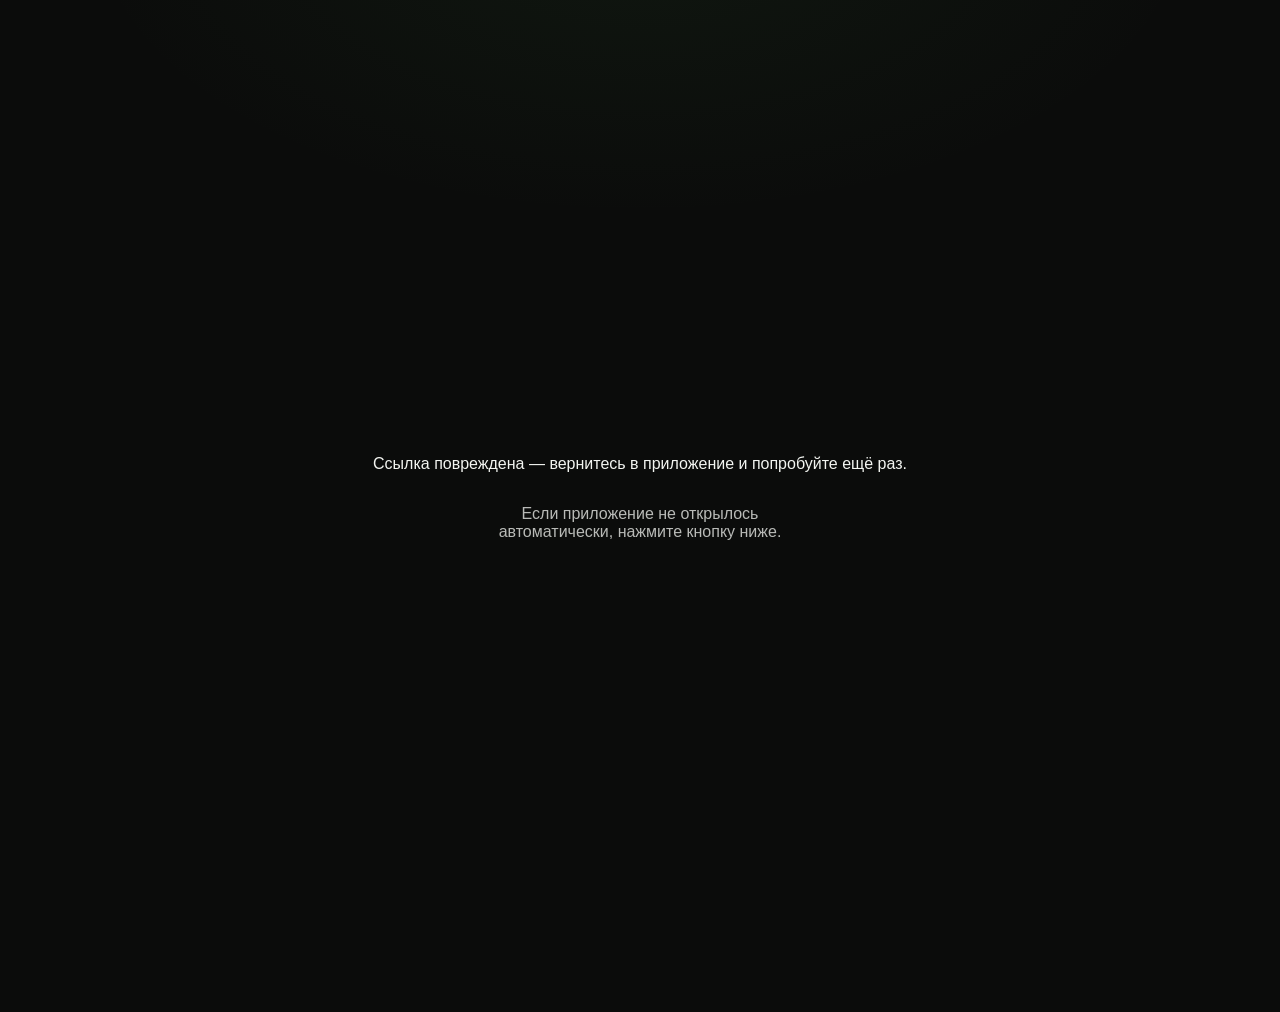
<file: connect.html>
<!DOCTYPE html>
<html lang="ru">
<head>
  <meta charset="UTF-8" />
  <meta name="viewport" content="width=device-width, initial-scale=1.0, viewport-fit=cover" />
  <title>Открываем приложение…</title>
  <link rel="stylesheet" href="style.css?v=62" />
  <style>
    .connect-redirect-wrap {
      min-height: 100vh;
      display: flex;
      flex-direction: column;
      align-items: center;
      justify-content: center;
      text-align: center;
      padding: 24px;
      gap: 16px;
    }
    .connect-redirect-wrap p {
      opacity: 0.75;
      max-width: 320px;
    }
  </style>
</head>
<body>
  <div class="connect-redirect-wrap">
    <div id="status">Открываем приложение…</div>
    <p>Если приложение не открылось автоматически, нажмите кнопку ниже.</p>
    <a class="btn btn-standalone" id="manual-open-btn" href="#">Открыть приложение</a>
  </div>

  <script>
    (function () {
      "use strict";
      var params = new URLSearchParams(window.location.search);
      var scheme = params.get("scheme");
      var url = params.get("url");

      var statusEl = document.getElementById("status");
      var manualBtn = document.getElementById("manual-open-btn");

      if (!scheme || !url) {
        statusEl.textContent = "Ссылка повреждена — вернитесь в приложение и попробуйте ещё раз.";
        manualBtn.classList.add("hidden");
        return;
      }

      // url уже содержит закодированную ссылку-подписку (encodeURIComponent
      // применялся на стороне app.js), поэтому просто подставляем её как есть.
      var deepLink = scheme + "://add/" + url;

      // Ключ подписки приехал в адресной строке. Параметры уже прочитаны —
      // убираем их из адреса сразу, чтобы ключ не светился ни на экране,
      // ни в истории браузера, пока человек смотрит на эту страницу.
      try { history.replaceState(null, "", window.location.pathname); } catch (e) {}

      // Когда приложение перехватывает ссылку, страница уходит в фон —
      // это единственный сигнал, что передача состоялась. Оставлять за
      // собой вкладку с ключом в кнопке незачем: стираем её до about:blank.
      // replace, а не href — чтобы и в истории не осталось страницы, куда
      // можно вернуться кнопкой «назад».
      //
      // Окно короткое: уход в фон спустя минуту — это человек свернул
      // браузер по своим делам, а не приложение открылось, и тогда
      // запасная кнопка ему ещё пригодится.
      function blankAfterHandoff() {
        var deadline = Date.now() + 6000;
        function gone() {
          if (Date.now() > deadline) return;
          window.location.replace("about:blank");
        }
        document.addEventListener("visibilitychange", function onVis() {
          if (!document.hidden) return;
          document.removeEventListener("visibilitychange", onVis);
          gone();
        });
        window.addEventListener("pagehide", gone, { once: true });
      }

      manualBtn.href = deepLink;
      manualBtn.onclick = function (e) {
        e.preventDefault();
        blankAfterHandoff();
        window.location.href = deepLink;
      };

      // Автоматическая попытка открыть сразу при загрузке страницы —
      // сработает, если системный браузер разрешает переход по кастомной
      // схеме без предварительного клика пользователя (обычно разрешает).
      blankAfterHandoff();
      window.location.replace(deepLink);
    })();
  </script>
</body>
</html>
</file>
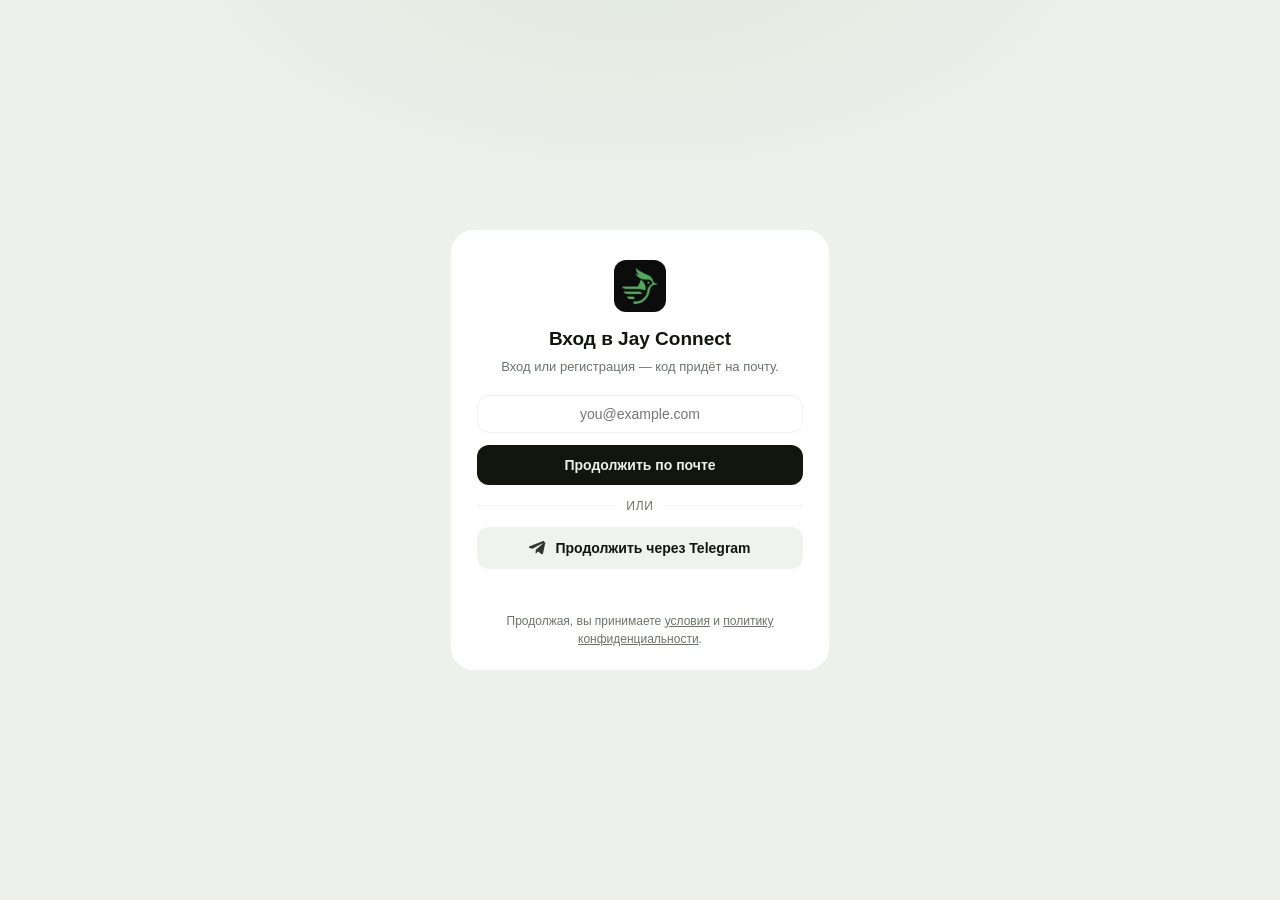
<file: login.html>
<!DOCTYPE html>
<html lang="ru">
<head>
  <meta charset="UTF-8" />
  <meta name="viewport" content="width=device-width, initial-scale=1.0, maximum-scale=1.0, user-scalable=no, viewport-fit=cover" />
  <!-- Тема подставляется ДО загрузки стилей: иначе у выбравшего светлую
       на долю секунды моргает тёмный экран. Значение — light | dark |
       system, по умолчанию system. Скрипт инлайновый и без зависимостей
       намеренно: любой внешний файл здесь означал бы ту же вспышку. -->
  <script>
    (function () {
      var t = "system";
      try { t = localStorage.getItem("jc-theme") || "system"; } catch (e) {}
      if (t !== "light" && t !== "dark") t = "system";
      document.documentElement.dataset.theme = t;
    })();
  </script>
  <title>Вход — Jay Connect</title>
  <script src="https://telegram.org/js/telegram-web-app.js"></script>
  <link rel="preload" as="image" href="assets/jay.png" />
  <link rel="stylesheet" href="style.css?v=62" />
  <style>
    /* Отдельная страница входа: собственный центрирующий контейнер, чтобы не
       зависеть от раскладки основного приложения. Токены/кнопки/инпут берём
       из style.css. */
    body {
      padding: 24px 16px;
      min-height: 100vh;
      min-height: 100dvh;
      display: flex;
      align-items: center;
      justify-content: center;
    }

    .auth-card {
      width: 100%;
      max-width: 380px;
      background: var(--surface);
      border: 1px solid var(--surface-2);
      border-radius: var(--r-lg);
      padding: 30px 26px 22px;
      display: flex;
      flex-direction: column;
      gap: 14px;
      text-align: center;
    }

    .auth-logo {
      width: 52px;
      height: 52px;
      align-self: center;
      margin-bottom: 2px;
      border-radius: var(--r-sm);
    }

    .auth-card h1 {
      margin: 0;
      font-size: 19px;
      font-weight: 700;
    }

    .auth-sub {
      margin: -6px 0 6px;
      font-size: 13px;
      color: var(--text-dim);
      line-height: 1.45;
    }

    .auth-card input {
      width: 100%;
      flex: none;
      text-align: center;
    }

    #auth-code {
      font-size: 20px;
      letter-spacing: 6px;
      font-variant-numeric: tabular-nums;
    }

    .btn.block {
      flex: none;
      display: flex;
      align-items: center;
      justify-content: center;
      gap: 8px;
      width: 100%;
      padding: 12px 14px;
      text-decoration: none;
    }
    .btn.block svg { flex: none; opacity: 0.85; }

    /* Главная кнопка «по почте» — светлая, как в референсе. */
    .btn.block.primary-light {
      background: var(--text);
      color: var(--bg);
    }

    .auth-divider {
      display: flex;
      align-items: center;
      gap: 10px;
      color: var(--text-dim);
      font-size: 12px;
      text-transform: uppercase;
      letter-spacing: 0.06em;
      margin: 2px 0;
    }
    .auth-divider::before,
    .auth-divider::after {
      content: "";
      flex: 1;
      height: 1px;
      background: var(--surface-2);
    }

    .auth-error {
      color: var(--danger);
      font-size: 13px;
      line-height: 1.4;
      min-height: 1em;
    }

    .auth-link-btn {
      background: none;
      border: none;
      color: var(--text-dim);
      font-size: 13px;
      cursor: pointer;
      padding: 4px;
      text-decoration: underline;
    }

    .auth-foot {
      font-size: 12px;
      color: var(--text-dim);
      line-height: 1.5;
      margin-top: 4px;
    }
    .auth-foot a {
      color: var(--text-dim);
    }

    .auth-step {
      display: flex;
      flex-direction: column;
      gap: 12px;
    }
    .auth-step.hidden {
      display: none !important;
    }
  </style>
</head>
<body>
  <div class="auth-card">
    <img class="auth-logo" src="assets/jay.png" alt="" width="56" height="56" />
    <h1 id="auth-title">Вход в Jay&nbsp;Connect</h1>

    <!-- Шаг 1: почта -->
    <div class="auth-step" id="step-email">
      <div class="auth-sub">Вход или регистрация — код придёт на почту.</div>
      <input
        id="auth-email"
        type="email"
        inputmode="email"
        autocomplete="email"
        placeholder="you@example.com"
      />
      <button class="btn block primary-light" id="btn-email">Продолжить по почте</button>

      <div class="auth-divider" id="tg-divider">или</div>

      <a class="btn block secondary" id="btn-telegram" rel="noopener">
        <svg width="18" height="18" viewBox="0 0 24 24" aria-hidden="true">
          <path fill="currentColor" d="M21.9 4.3 18.7 19.4c-.24 1.06-.87 1.32-1.77.82l-4.88-3.6-2.35 2.27c-.26.26-.48.48-.98.48l.35-4.96 9.03-8.16c.39-.35-.09-.55-.6-.2L4.7 13.02l-4.8-1.5c-1.04-.33-1.06-1.04.22-1.54l18.8-7.25c.87-.32 1.63.2 1.35 1.57z"/>
        </svg>
        Продолжить через&nbsp;Telegram
      </a>

      <div class="auth-error" id="auth-error"></div>
    </div>

    <!-- Шаг 2: код из письма -->
    <div class="auth-step hidden" id="step-code">
      <div class="auth-sub" id="code-sub">Код отправлен на почту</div>
      <input
        id="auth-code"
        type="text"
        inputmode="numeric"
        autocomplete="one-time-code"
        maxlength="6"
        placeholder="000000"
      />
      <button class="btn block primary-light" id="btn-code">Войти</button>
      <button class="auth-link-btn" id="btn-back">Изменить почту</button>
      <div class="auth-error" id="auth-error-2"></div>
    </div>

    <div class="auth-foot">
      Продолжая, вы принимаете
      <a href="terms">условия</a> и
      <a href="privacy">политику конфиденциальности</a>.
    </div>
  </div>

  <script src="config.js?v=4"></script>
  <script>
    (function () {
      "use strict";
      var API = (window.__API_BASE_URL__ || "").replace(/\/$/, "");
      var BOT = window.__BOT_USERNAME__ || "";
      var SESSION_KEY = "vpn_session_token";
      var tg = window.Telegram && window.Telegram.WebApp;

      // Уже вошли (сохранённая сессия) либо открыто внутри Telegram — на
      // странице входа делать нечего, уходим в кабинет. search сохраняем:
      // в нём может быть ?login_token=... от бота, его обработает index.
      var hasSession = false;
      try { hasSession = !!localStorage.getItem(SESSION_KEY); } catch (e) {}
      if (hasSession || (tg && tg.initData) || new URLSearchParams(location.search).get("login_token")) {
        location.replace("/" + location.search);
        return;
      }

      var els = {
        title: document.getElementById("auth-title"),
        stepEmail: document.getElementById("step-email"),
        stepCode: document.getElementById("step-code"),
        email: document.getElementById("auth-email"),
        code: document.getElementById("auth-code"),
        btnEmail: document.getElementById("btn-email"),
        btnCode: document.getElementById("btn-code"),
        btnBack: document.getElementById("btn-back"),
        btnTelegram: document.getElementById("btn-telegram"),
        tgDivider: document.getElementById("tg-divider"),
        err: document.getElementById("auth-error"),
        err2: document.getElementById("auth-error-2"),
        codeSub: document.getElementById("code-sub"),
      };

      if (BOT) {
        els.btnTelegram.href = "https://t.me/" + BOT.replace(/^@/, "") + "?start=weblogin";
      } else {
        els.btnTelegram.classList.add("hidden");
        els.tgDivider.classList.add("hidden");
      }

      var pendingEmail = "";

      function setBusy(btn, busy, busyText, idleText) {
        btn.disabled = busy;
        btn.textContent = busy ? busyText : idleText;
      }

      async function postJson(path, body) {
        var resp = await fetch(API + path, {
          method: "POST",
          headers: { "Content-Type": "application/json" },
          body: JSON.stringify(body),
        });
        var data = null;
        try { data = await resp.json(); } catch (e) {}
        if (!resp.ok) throw new Error((data && data.error) || ("Ошибка сервера (" + resp.status + ")"));
        return data || {};
      }

      async function requestCode() {
        var email = (els.email.value || "").trim();
        if (!email) { els.err.textContent = "Введите адрес почты"; return; }
        els.err.textContent = "";
        setBusy(els.btnEmail, true, "Отправляем…", "");
        try {
          await postJson("/api/email/login/request", { email: email });
          pendingEmail = email;
          els.codeSub.textContent = "Код отправлен на " + email;
          els.stepEmail.classList.add("hidden");
          els.stepCode.classList.remove("hidden");
          els.title.textContent = "Введите код";
          els.code.focus();
        } catch (e) {
          els.err.textContent = e.message;
        } finally {
          setBusy(els.btnEmail, false, "", "Продолжить по почте");
        }
      }

      async function confirmCode() {
        var code = (els.code.value || "").trim();
        if (!code) { els.err2.textContent = "Введите код из письма"; return; }
        els.err2.textContent = "";
        setBusy(els.btnCode, true, "Входим…", "");
        try {
          var data = await postJson("/api/email/login/confirm", { email: pendingEmail, code: code });
          try { localStorage.setItem(SESSION_KEY, data.session_token); } catch (e) {}
          location.replace("/");
        } catch (e) {
          els.err2.textContent = e.message;
          setBusy(els.btnCode, false, "", "Войти");
        }
      }

      function backToEmail() {
        els.err2.textContent = "";
        els.code.value = "";
        els.stepCode.classList.add("hidden");
        els.stepEmail.classList.remove("hidden");
        els.title.innerHTML = "Вход в Jay&nbsp;Connect";
        els.email.focus();
      }

      els.btnEmail.onclick = requestCode;
      els.btnCode.onclick = confirmCode;
      els.btnBack.onclick = backToEmail;
      els.email.onkeydown = function (e) { if (e.key === "Enter") requestCode(); };
      els.code.onkeydown = function (e) { if (e.key === "Enter") confirmCode(); };

      if (!API || API.indexOf("example.com") !== -1) {
        els.err.textContent = "Не настроен адрес API (config.js).";
        els.btnEmail.disabled = true;
      }
    })();
  </script>
</body>
</html>
</file>
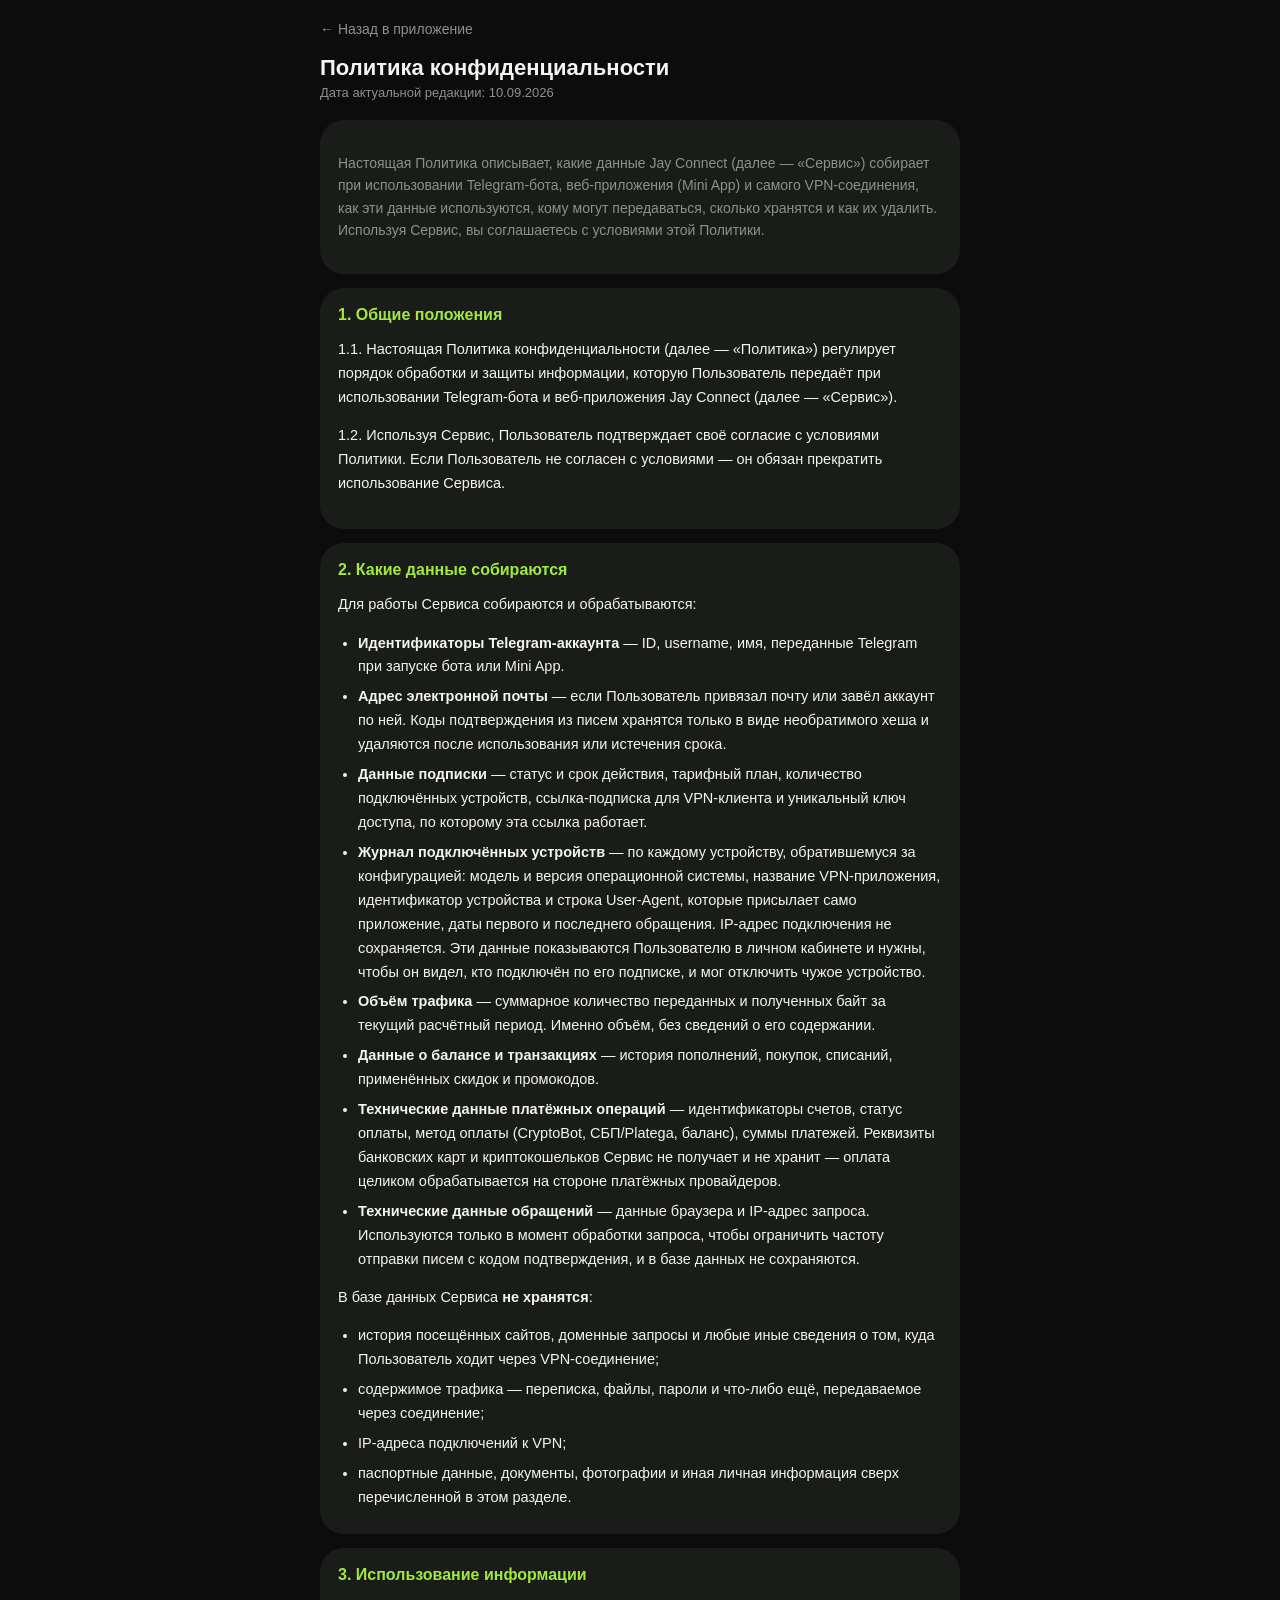
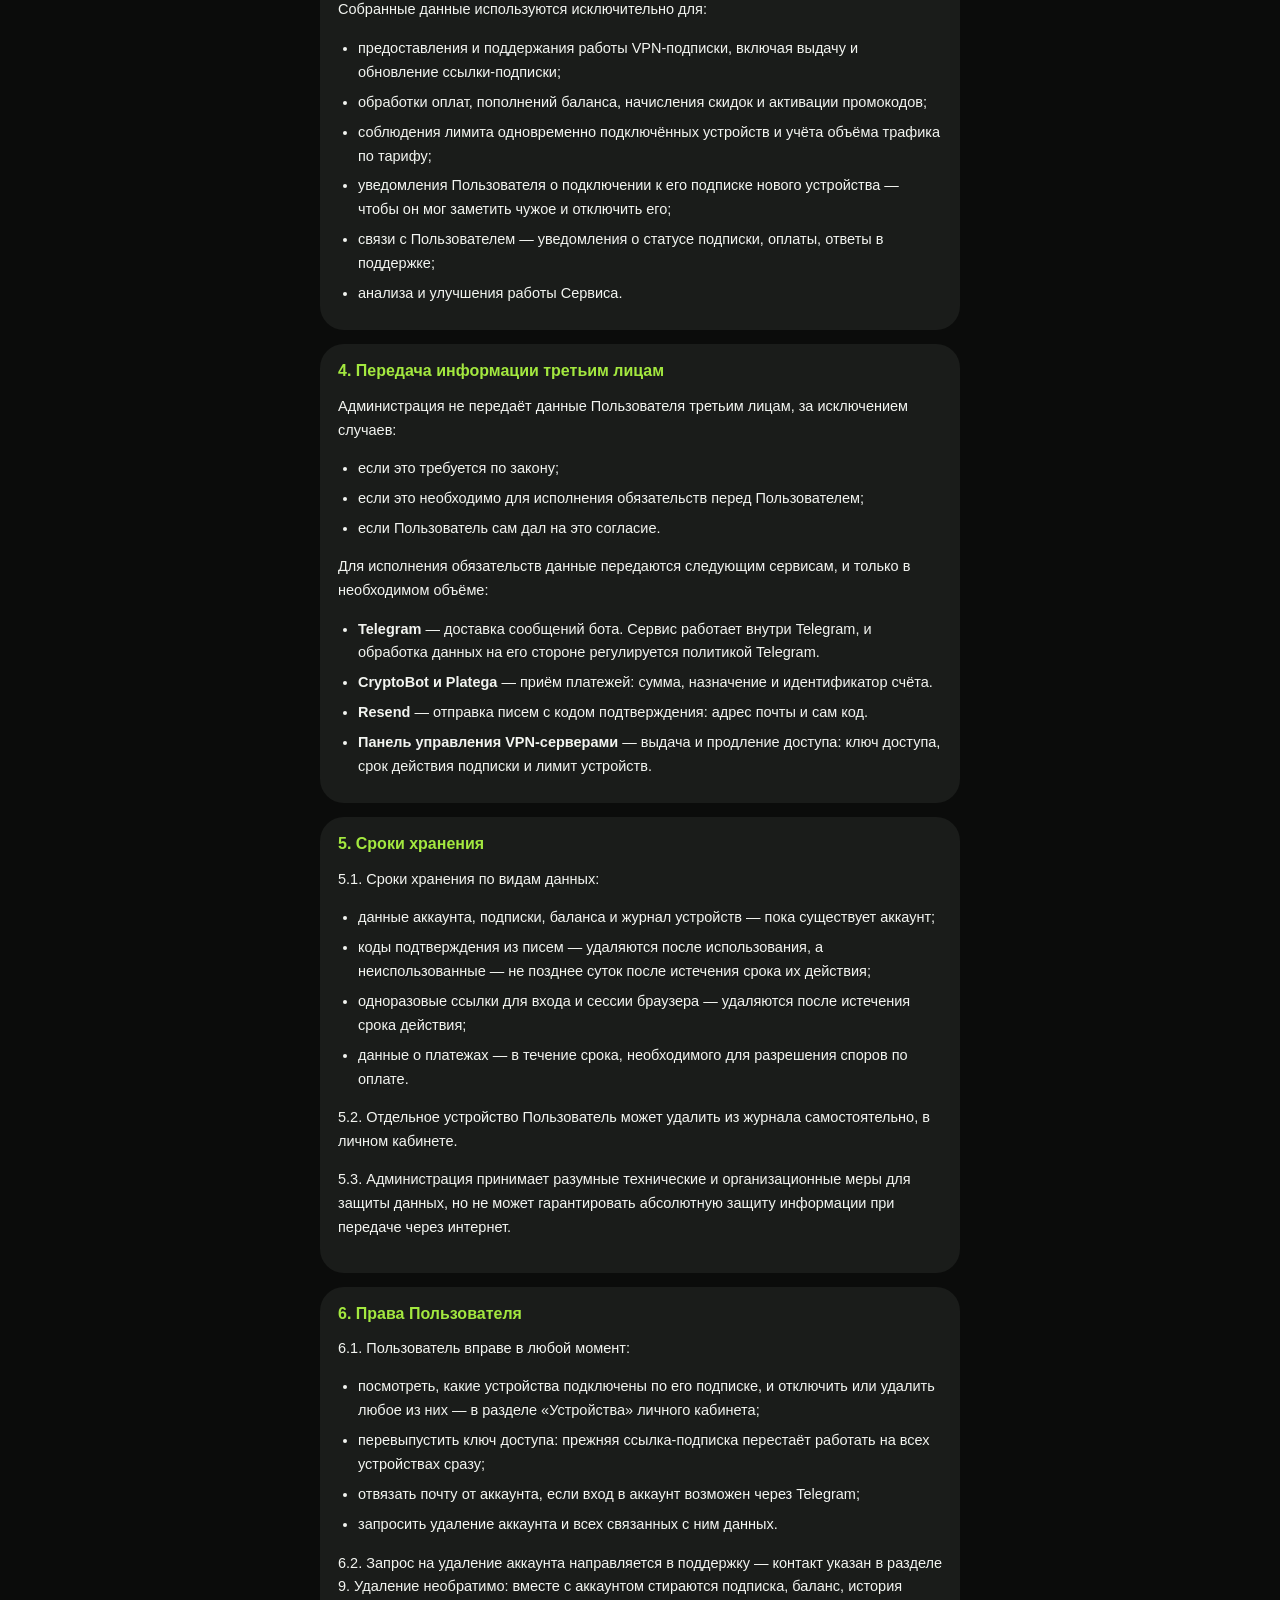
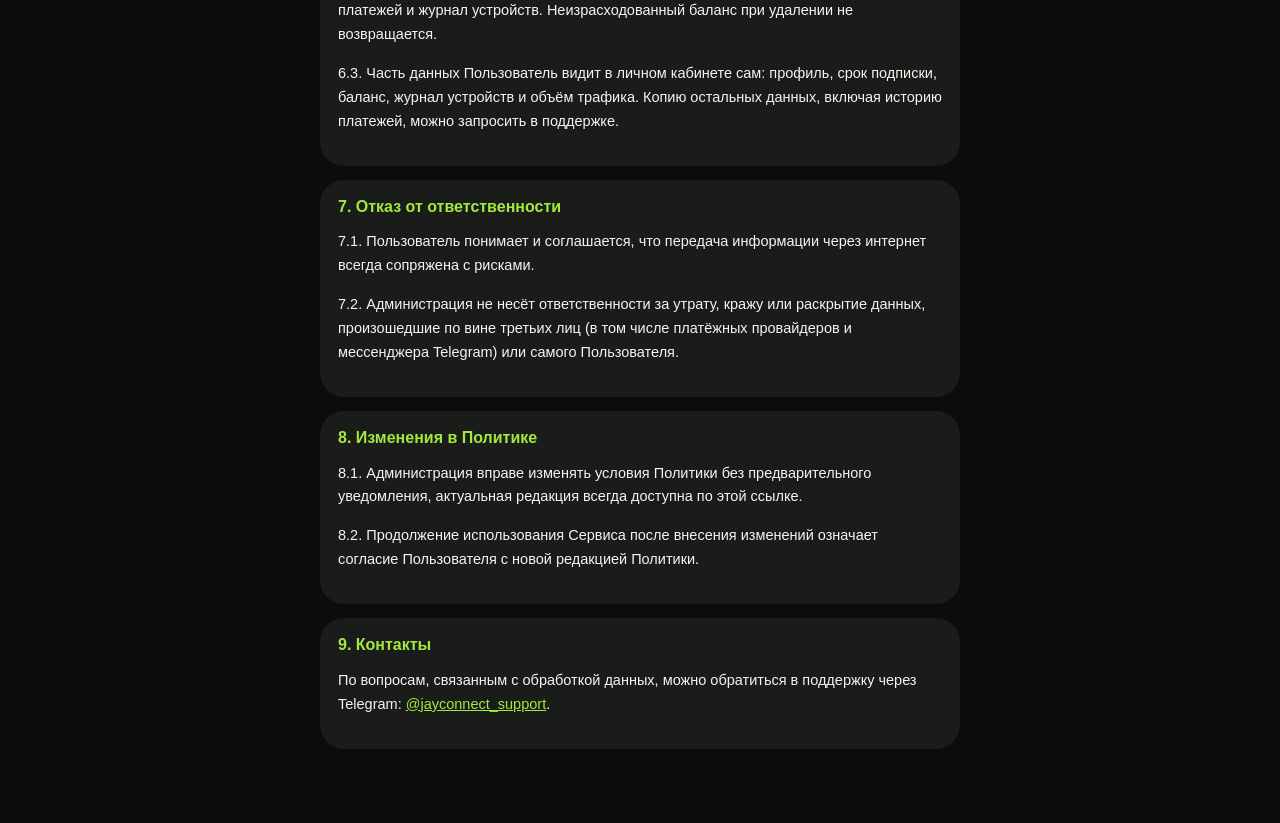
<file: privacy.html>
<!DOCTYPE html>
<html lang="ru">
<head>
<meta charset="UTF-8" />
<meta name="viewport" content="width=device-width, initial-scale=1.0, viewport-fit=cover" />
<title>Политика конфиденциальности — Jay Connect</title>
<style>
  :root {
    color-scheme: dark;
    --bg: #0b0c0b;
    --surface: #1a1c1a;
    --surface-2: #232622;
    --text: #f3f5f1;
    --text-dim: #8b928c;
    --accent: #a3e83f;
    --r-lg: 24px;
    --r-md: 16px;
  }
  * { box-sizing: border-box; }
  body {
    margin: 0;
    font-family: -apple-system, BlinkMacSystemFont, "Segoe UI", Roboto, sans-serif;
    background: var(--bg);
    color: var(--text);
    padding: 20px 16px 60px;
    -webkit-font-smoothing: antialiased;
  }
  .wrap { max-width: 640px; margin: 0 auto; }
  .back {
    display: inline-flex;
    align-items: center;
    gap: 6px;
    color: var(--text-dim);
    text-decoration: none;
    font-size: 14px;
    margin-bottom: 18px;
  }
  h1 {
    font-size: 22px;
    margin: 0 0 4px;
  }
  .updated {
    color: var(--text-dim);
    font-size: 13px;
    margin-bottom: 20px;
  }
  .card {
    background: var(--surface);
    border-radius: var(--r-lg);
    padding: 18px;
    margin-bottom: 14px;
  }
  .lead {
    color: var(--text-dim);
    font-size: 14px;
    line-height: 1.6;
  }
  h2 {
    font-size: 16px;
    margin: 0 0 10px;
    color: var(--accent);
  }
  p, li {
    font-size: 14.5px;
    line-height: 1.65;
    color: var(--text);
  }
  ul { margin: 0; padding-left: 20px; }
  li { margin-bottom: 6px; }
  section { margin-bottom: 6px; }
  a { color: var(--accent); }
</style>
</head>
<body>
  <div class="wrap">
    <a class="back" href="/">← Назад в приложение</a>
    <h1>Политика конфиденциальности</h1>
    <div class="updated">Дата актуальной редакции: 10.09.2026</div>

    <div class="card">
      <p class="lead">
        Настоящая Политика описывает, какие данные Jay Connect (далее — «Сервис») собирает при использовании
        Telegram-бота, веб-приложения (Mini App) и самого VPN-соединения, как эти данные используются, кому могут
        передаваться, сколько хранятся и как их удалить. Используя Сервис, вы соглашаетесь с условиями этой
        Политики.
      </p>
    </div>

    <div class="card">
      <h2>1. Общие положения</h2>
      <p>
        1.1. Настоящая Политика конфиденциальности (далее — «Политика») регулирует порядок обработки и защиты
        информации, которую Пользователь передаёт при использовании Telegram-бота и веб-приложения Jay Connect
        (далее — «Сервис»).
      </p>
      <p>
        1.2. Используя Сервис, Пользователь подтверждает своё согласие с условиями Политики. Если Пользователь не
        согласен с условиями — он обязан прекратить использование Сервиса.
      </p>
    </div>

    <div class="card">
      <h2>2. Какие данные собираются</h2>
      <p>Для работы Сервиса собираются и обрабатываются:</p>
      <ul>
        <li><b>Идентификаторы Telegram-аккаунта</b> — ID, username, имя, переданные Telegram при запуске бота или
          Mini App.</li>
        <li><b>Адрес электронной почты</b> — если Пользователь привязал почту или завёл аккаунт по ней. Коды
          подтверждения из писем хранятся только в виде необратимого хеша и удаляются после использования или
          истечения срока.</li>
        <li><b>Данные подписки</b> — статус и срок действия, тарифный план, количество подключённых устройств,
          ссылка-подписка для VPN-клиента и уникальный ключ доступа, по которому эта ссылка работает.</li>
        <li><b>Журнал подключённых устройств</b> — по каждому устройству, обратившемуся за конфигурацией: модель и
          версия операционной системы, название VPN-приложения, идентификатор устройства и строка User-Agent,
          которые присылает само приложение, даты первого и последнего обращения. IP-адрес подключения не
          сохраняется. Эти данные показываются Пользователю в личном кабинете и нужны, чтобы он видел, кто
          подключён по его подписке, и мог отключить чужое устройство.</li>
        <li><b>Объём трафика</b> — суммарное количество переданных и полученных байт за текущий расчётный период.
          Именно объём, без сведений о его содержании.</li>
        <li><b>Данные о балансе и транзакциях</b> — история пополнений, покупок, списаний, применённых скидок и
          промокодов.</li>
        <li><b>Технические данные платёжных операций</b> — идентификаторы счетов, статус оплаты, метод оплаты
          (CryptoBot, СБП/Platega, баланс), суммы платежей. Реквизиты банковских карт и криптокошельков Сервис не
          получает и не хранит — оплата целиком обрабатывается на стороне платёжных провайдеров.</li>
        <li><b>Технические данные обращений</b> — данные браузера и IP-адрес запроса. Используются только в
          момент обработки запроса, чтобы ограничить частоту отправки писем с кодом подтверждения, и в базе
          данных не сохраняются.</li>
      </ul>
      <p>В базе данных Сервиса <b>не хранятся</b>:</p>
      <ul>
        <li>история посещённых сайтов, доменные запросы и любые иные сведения о том, куда Пользователь ходит через
          VPN-соединение;</li>
        <li>содержимое трафика — переписка, файлы, пароли и что-либо ещё, передаваемое через соединение;</li>
        <li>IP-адреса подключений к VPN;</li>
        <li>паспортные данные, документы, фотографии и иная личная информация сверх перечисленной в этом
          разделе.</li>
      </ul>
    </div>

    <div class="card">
      <h2>3. Использование информации</h2>
      <p>Собранные данные используются исключительно для:</p>
      <ul>
        <li>предоставления и поддержания работы VPN-подписки, включая выдачу и обновление ссылки-подписки;</li>
        <li>обработки оплат, пополнений баланса, начисления скидок и активации промокодов;</li>
        <li>соблюдения лимита одновременно подключённых устройств и учёта объёма трафика по тарифу;</li>
        <li>уведомления Пользователя о подключении к его подписке нового устройства — чтобы он мог заметить чужое
          и отключить его;</li>
        <li>связи с Пользователем — уведомления о статусе подписки, оплаты, ответы в поддержке;</li>
        <li>анализа и улучшения работы Сервиса.</li>
      </ul>
    </div>

    <div class="card">
      <h2>4. Передача информации третьим лицам</h2>
      <p>Администрация не передаёт данные Пользователя третьим лицам, за исключением случаев:</p>
      <ul>
        <li>если это требуется по закону;</li>
        <li>если это необходимо для исполнения обязательств перед Пользователем;</li>
        <li>если Пользователь сам дал на это согласие.</li>
      </ul>
      <p>Для исполнения обязательств данные передаются следующим сервисам, и только в необходимом объёме:</p>
      <ul>
        <li><b>Telegram</b> — доставка сообщений бота. Сервис работает внутри Telegram, и обработка данных на его
          стороне регулируется политикой Telegram.</li>
        <li><b>CryptoBot и Platega</b> — приём платежей: сумма, назначение и идентификатор счёта.</li>
        <li><b>Resend</b> — отправка писем с кодом подтверждения: адрес почты и сам код.</li>
        <li><b>Панель управления VPN-серверами</b> — выдача и продление доступа: ключ доступа, срок действия
          подписки и лимит устройств.</li>
      </ul>
    </div>

    <div class="card">
      <h2>5. Сроки хранения</h2>
      <p>5.1. Сроки хранения по видам данных:</p>
      <ul>
        <li>данные аккаунта, подписки, баланса и журнал устройств — пока существует аккаунт;</li>
        <li>коды подтверждения из писем — удаляются после использования, а неиспользованные — не позднее суток
          после истечения срока их действия;</li>
        <li>одноразовые ссылки для входа и сессии браузера — удаляются после истечения срока действия;</li>
        <li>данные о платежах — в течение срока, необходимого для разрешения споров по оплате.</li>
      </ul>
      <p>5.2. Отдельное устройство Пользователь может удалить из журнала самостоятельно, в личном кабинете.</p>
      <p>5.3. Администрация принимает разумные технические и организационные меры для защиты данных, но не может
        гарантировать абсолютную защиту информации при передаче через интернет.</p>
    </div>

    <div class="card">
      <h2>6. Права Пользователя</h2>
      <p>6.1. Пользователь вправе в любой момент:</p>
      <ul>
        <li>посмотреть, какие устройства подключены по его подписке, и отключить или удалить любое из них — в
          разделе «Устройства» личного кабинета;</li>
        <li>перевыпустить ключ доступа: прежняя ссылка-подписка перестаёт работать на всех устройствах сразу;</li>
        <li>отвязать почту от аккаунта, если вход в аккаунт возможен через Telegram;</li>
        <li>запросить удаление аккаунта и всех связанных с ним данных.</li>
      </ul>
      <p>6.2. Запрос на удаление аккаунта направляется в поддержку — контакт указан в разделе 9. Удаление
        необратимо: вместе с аккаунтом стираются подписка, баланс, история платежей и журнал устройств.
        Неизрасходованный баланс при удалении не возвращается.</p>
      <p>6.3. Часть данных Пользователь видит в личном кабинете сам: профиль, срок подписки, баланс, журнал
        устройств и объём трафика. Копию остальных данных, включая историю платежей, можно запросить в поддержке.</p>
    </div>

    <div class="card">
      <h2>7. Отказ от ответственности</h2>
      <p>7.1. Пользователь понимает и соглашается, что передача информации через интернет всегда сопряжена с
        рисками.</p>
      <p>7.2. Администрация не несёт ответственности за утрату, кражу или раскрытие данных, произошедшие по вине
        третьих лиц (в том числе платёжных провайдеров и мессенджера Telegram) или самого Пользователя.</p>
    </div>

    <div class="card">
      <h2>8. Изменения в Политике</h2>
      <p>8.1. Администрация вправе изменять условия Политики без предварительного уведомления, актуальная редакция
        всегда доступна по этой ссылке.</p>
      <p>8.2. Продолжение использования Сервиса после внесения изменений означает согласие Пользователя с новой
        редакцией Политики.</p>
    </div>

    <div class="card">
      <h2>9. Контакты</h2>
      <p>
        По вопросам, связанным с обработкой данных, можно обратиться в поддержку через Telegram:
        <a href="https://t.me/jayconnect_support" id="support-link">@jayconnect_support</a>.
      </p>
    </div>
  </div>
</body>
</html>
</file>
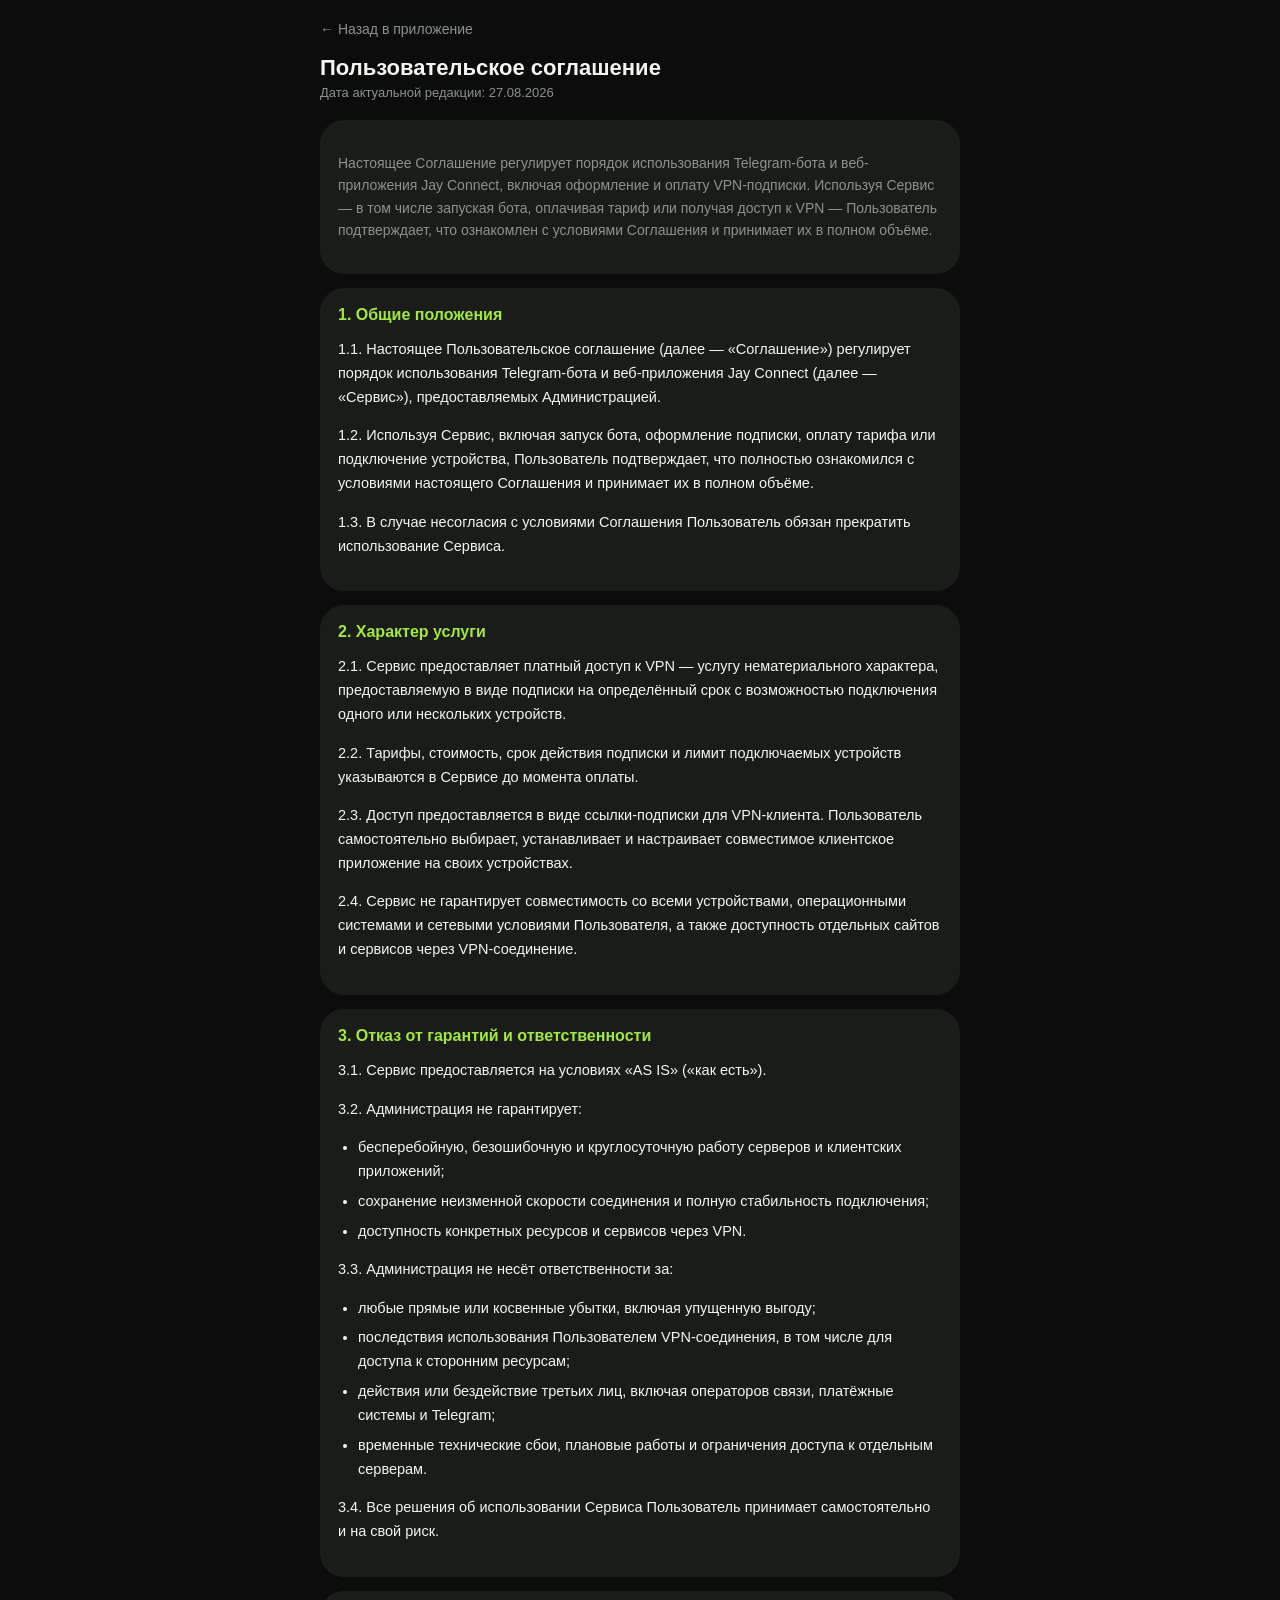
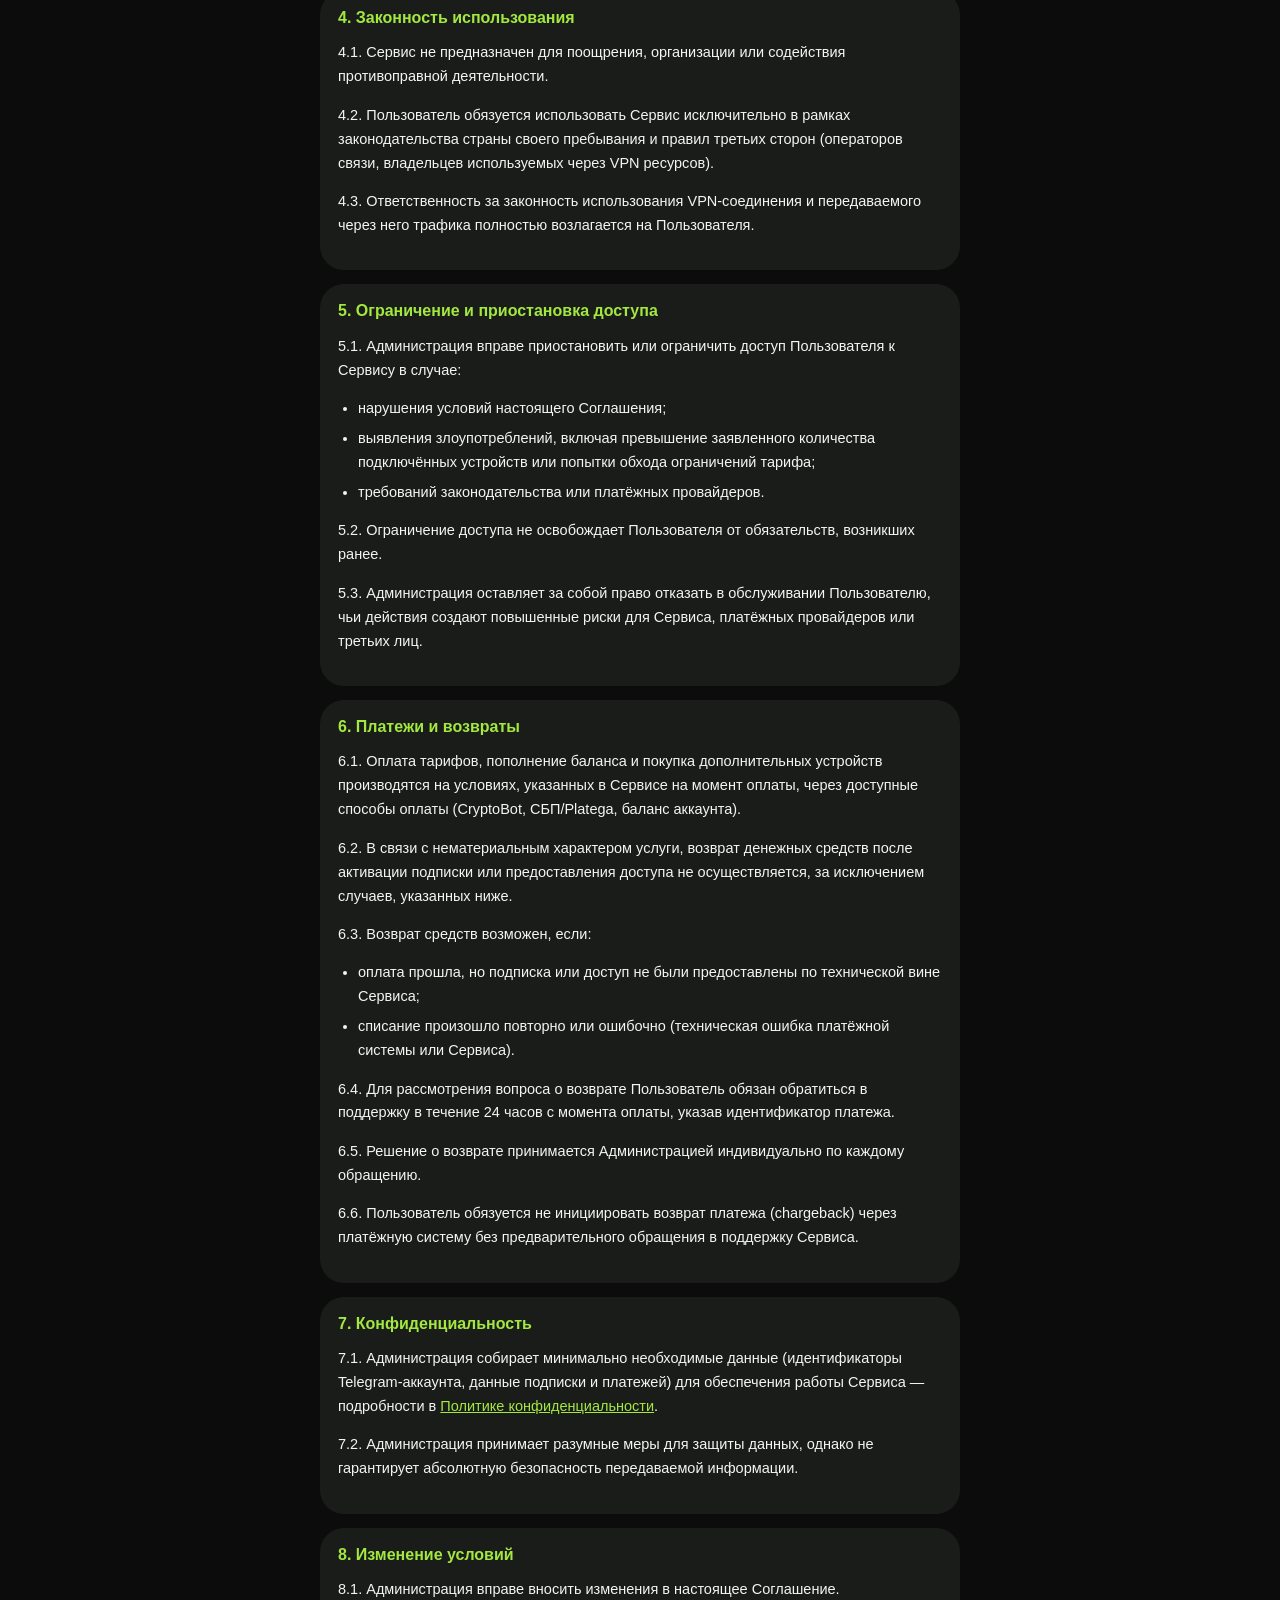
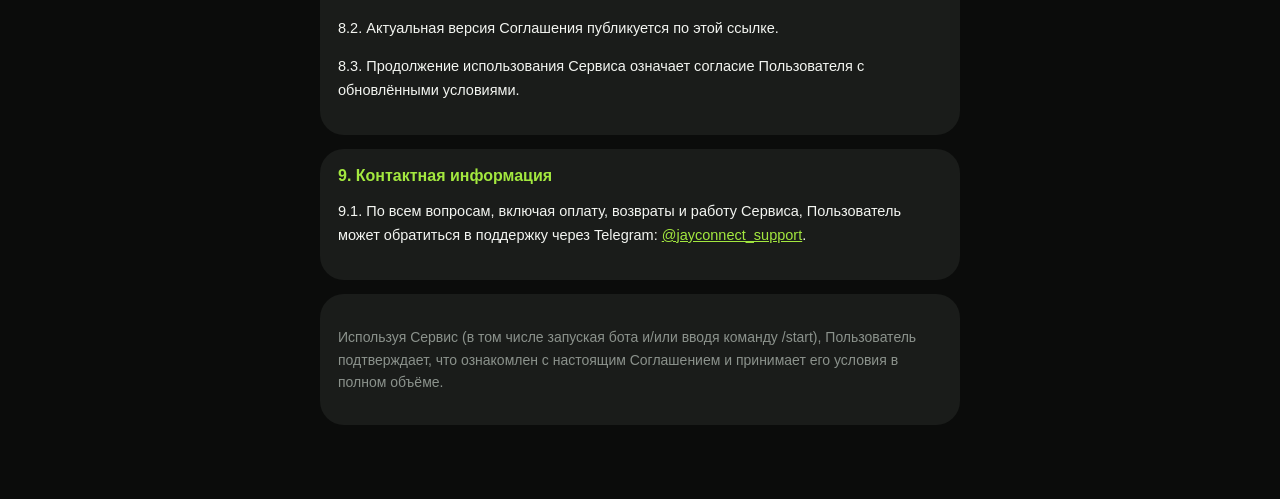
<file: terms.html>
<!DOCTYPE html>
<html lang="ru">
<head>
<meta charset="UTF-8" />
<meta name="viewport" content="width=device-width, initial-scale=1.0, viewport-fit=cover" />
<title>Пользовательское соглашение — Jay Connect</title>
<style>
  :root {
    color-scheme: dark;
    --bg: #0b0c0b;
    --surface: #1a1c1a;
    --surface-2: #232622;
    --text: #f3f5f1;
    --text-dim: #8b928c;
    --accent: #a3e83f;
    --r-lg: 24px;
    --r-md: 16px;
  }
  * { box-sizing: border-box; }
  body {
    margin: 0;
    font-family: -apple-system, BlinkMacSystemFont, "Segoe UI", Roboto, sans-serif;
    background: var(--bg);
    color: var(--text);
    padding: 20px 16px 60px;
    -webkit-font-smoothing: antialiased;
  }
  .wrap { max-width: 640px; margin: 0 auto; }
  .back {
    display: inline-flex;
    align-items: center;
    gap: 6px;
    color: var(--text-dim);
    text-decoration: none;
    font-size: 14px;
    margin-bottom: 18px;
  }
  h1 {
    font-size: 22px;
    margin: 0 0 4px;
  }
  .updated {
    color: var(--text-dim);
    font-size: 13px;
    margin-bottom: 20px;
  }
  .card {
    background: var(--surface);
    border-radius: var(--r-lg);
    padding: 18px;
    margin-bottom: 14px;
  }
  .lead {
    color: var(--text-dim);
    font-size: 14px;
    line-height: 1.6;
  }
  h2 {
    font-size: 16px;
    margin: 0 0 10px;
    color: var(--accent);
  }
  p, li {
    font-size: 14.5px;
    line-height: 1.65;
    color: var(--text);
  }
  ul { margin: 0; padding-left: 20px; }
  li { margin-bottom: 6px; }
  a { color: var(--accent); }
</style>
</head>
<body>
  <div class="wrap">
    <a class="back" href="/">← Назад в приложение</a>
    <h1>Пользовательское соглашение</h1>
    <div class="updated">Дата актуальной редакции: 27.08.2026</div>

    <div class="card">
      <p class="lead">
        Настоящее Соглашение регулирует порядок использования Telegram-бота и веб-приложения Jay Connect, включая
        оформление и оплату VPN-подписки. Используя Сервис — в том числе запуская бота, оплачивая тариф или получая
        доступ к VPN — Пользователь подтверждает, что ознакомлен с условиями Соглашения и принимает их в полном
        объёме.
      </p>
    </div>

    <div class="card">
      <h2>1. Общие положения</h2>
      <p>1.1. Настоящее Пользовательское соглашение (далее — «Соглашение») регулирует порядок использования
        Telegram-бота и веб-приложения Jay Connect (далее — «Сервис»), предоставляемых Администрацией.</p>
      <p>1.2. Используя Сервис, включая запуск бота, оформление подписки, оплату тарифа или подключение устройства,
        Пользователь подтверждает, что полностью ознакомился с условиями настоящего Соглашения и принимает их в
        полном объёме.</p>
      <p>1.3. В случае несогласия с условиями Соглашения Пользователь обязан прекратить использование Сервиса.</p>
    </div>

    <div class="card">
      <h2>2. Характер услуги</h2>
      <p>2.1. Сервис предоставляет платный доступ к VPN — услугу нематериального характера, предоставляемую в виде
        подписки на определённый срок с возможностью подключения одного или нескольких устройств.</p>
      <p>2.2. Тарифы, стоимость, срок действия подписки и лимит подключаемых устройств указываются в Сервисе до
        момента оплаты.</p>
      <p>2.3. Доступ предоставляется в виде ссылки-подписки для VPN-клиента. Пользователь самостоятельно выбирает,
        устанавливает и настраивает совместимое клиентское приложение на своих устройствах.</p>
      <p>2.4. Сервис не гарантирует совместимость со всеми устройствами, операционными системами и сетевыми
        условиями Пользователя, а также доступность отдельных сайтов и сервисов через VPN-соединение.</p>
    </div>

    <div class="card">
      <h2>3. Отказ от гарантий и ответственности</h2>
      <p>3.1. Сервис предоставляется на условиях «AS IS» («как есть»).</p>
      <p>3.2. Администрация не гарантирует:</p>
      <ul>
        <li>бесперебойную, безошибочную и круглосуточную работу серверов и клиентских приложений;</li>
        <li>сохранение неизменной скорости соединения и полную стабильность подключения;</li>
        <li>доступность конкретных ресурсов и сервисов через VPN.</li>
      </ul>
      <p>3.3. Администрация не несёт ответственности за:</p>
      <ul>
        <li>любые прямые или косвенные убытки, включая упущенную выгоду;</li>
        <li>последствия использования Пользователем VPN-соединения, в том числе для доступа к сторонним ресурсам;</li>
        <li>действия или бездействие третьих лиц, включая операторов связи, платёжные системы и Telegram;</li>
        <li>временные технические сбои, плановые работы и ограничения доступа к отдельным серверам.</li>
      </ul>
      <p>3.4. Все решения об использовании Сервиса Пользователь принимает самостоятельно и на свой риск.</p>
    </div>

    <div class="card">
      <h2>4. Законность использования</h2>
      <p>4.1. Сервис не предназначен для поощрения, организации или содействия противоправной деятельности.</p>
      <p>4.2. Пользователь обязуется использовать Сервис исключительно в рамках законодательства страны своего
        пребывания и правил третьих сторон (операторов связи, владельцев используемых через VPN ресурсов).</p>
      <p>4.3. Ответственность за законность использования VPN-соединения и передаваемого через него трафика
        полностью возлагается на Пользователя.</p>
    </div>

    <div class="card">
      <h2>5. Ограничение и приостановка доступа</h2>
      <p>5.1. Администрация вправе приостановить или ограничить доступ Пользователя к Сервису в случае:</p>
      <ul>
        <li>нарушения условий настоящего Соглашения;</li>
        <li>выявления злоупотреблений, включая превышение заявленного количества подключённых устройств или попытки
          обхода ограничений тарифа;</li>
        <li>требований законодательства или платёжных провайдеров.</li>
      </ul>
      <p>5.2. Ограничение доступа не освобождает Пользователя от обязательств, возникших ранее.</p>
      <p>5.3. Администрация оставляет за собой право отказать в обслуживании Пользователю, чьи действия создают
        повышенные риски для Сервиса, платёжных провайдеров или третьих лиц.</p>
    </div>

    <div class="card">
      <h2>6. Платежи и возвраты</h2>
      <p>6.1. Оплата тарифов, пополнение баланса и покупка дополнительных устройств производятся на условиях,
        указанных в Сервисе на момент оплаты, через доступные способы оплаты (CryptoBot, СБП/Platega, баланс
        аккаунта).</p>
      <p>6.2. В связи с нематериальным характером услуги, возврат денежных средств после активации подписки или
        предоставления доступа не осуществляется, за исключением случаев, указанных ниже.</p>
      <p>6.3. Возврат средств возможен, если:</p>
      <ul>
        <li>оплата прошла, но подписка или доступ не были предоставлены по технической вине Сервиса;</li>
        <li>списание произошло повторно или ошибочно (техническая ошибка платёжной системы или Сервиса).</li>
      </ul>
      <p>6.4. Для рассмотрения вопроса о возврате Пользователь обязан обратиться в поддержку в течение 24 часов с
        момента оплаты, указав идентификатор платежа.</p>
      <p>6.5. Решение о возврате принимается Администрацией индивидуально по каждому обращению.</p>
      <p>6.6. Пользователь обязуется не инициировать возврат платежа (chargeback) через платёжную систему без
        предварительного обращения в поддержку Сервиса.</p>
    </div>

    <div class="card">
      <h2>7. Конфиденциальность</h2>
      <p>7.1. Администрация собирает минимально необходимые данные (идентификаторы Telegram-аккаунта, данные
        подписки и платежей) для обеспечения работы Сервиса — подробности в
        <a href="/privacy">Политике конфиденциальности</a>.</p>
      <p>7.2. Администрация принимает разумные меры для защиты данных, однако не гарантирует абсолютную безопасность
        передаваемой информации.</p>
    </div>

    <div class="card">
      <h2>8. Изменение условий</h2>
      <p>8.1. Администрация вправе вносить изменения в настоящее Соглашение.</p>
      <p>8.2. Актуальная версия Соглашения публикуется по этой ссылке.</p>
      <p>8.3. Продолжение использования Сервиса означает согласие Пользователя с обновлёнными условиями.</p>
    </div>

    <div class="card">
      <h2>9. Контактная информация</h2>
      <p>9.1. По всем вопросам, включая оплату, возвраты и работу Сервиса, Пользователь может обратиться в
        поддержку через Telegram: <a href="https://t.me/jayconnect_support">@jayconnect_support</a>.</p>
    </div>

    <div class="card">
      <p class="lead">
        Используя Сервис (в том числе запуская бота и/или вводя команду /start), Пользователь подтверждает, что
        ознакомлен с настоящим Соглашением и принимает его условия в полном объёме.
      </p>
    </div>
  </div>
</body>
</html>
</file>
<file: style.css>
/* Тема: тёмная — база, светлая и системная переопределяют токены ниже.
   Раньше тёмная была прибита намеренно, чтобы оформление не менялось от
   темы Telegram. Теперь выбор явный и принадлежит пользователю: значение
   лежит в localStorage и подставляется в data-theme инлайн-скриптом в
   <head> — до отрисовки, иначе на светлой теме моргал бы тёмный экран. */
:root {
  color-scheme: dark;

  --bg: #0b0c0b;
  --surface: #1a1c1a;
  --surface-2: #232622;
  --surface-3: #2a2e27;
  --text: #f3f5f1;
  --text-dim: #8b928c;
  --accent: #52AA52;
  --accent-ink: #0b0c0b;
  --danger: #ff6b6b;
  --warn: #d6a33a;
  --warn-soft: rgba(214, 163, 58, 0.14);
  --track: rgba(255, 255, 255, 0.1);

  /* Тонкие линии и подсветки. Отдельно от --surface-*: это не заливка, а
     граница, и в светлой теме она идёт затемнением, а не осветлением. */
  --line: rgba(255, 255, 255, 0.07);
  --line-strong: rgba(255, 255, 255, 0.2);

  --accent-soft: rgba(82, 170, 82, 0.16);
  --accent-soft-2: rgba(82, 170, 82, 0.28);
  --accent-glow: rgba(82, 170, 82, 0.07);
  --danger-soft: rgba(255, 107, 107, 0.15);

  /* Стекло нижней панели и модалок. В светлой теме подложка светлая, а
     блик по кромке — почти белый, иначе стекло выглядит грязным. */
  --glass-nav: rgba(22, 28, 24, 0.62);
  --glass-nav-solid: rgba(22, 28, 24, 0.97);
  --glass-sheet: rgba(38, 41, 36, 0.72);
  --glass-border: rgba(255, 255, 255, 0.09);
  --glass-highlight: rgba(255, 255, 255, 0.05);
  --glass-highlight-2: rgba(255, 255, 255, 0.14);
  --scrim: rgba(0, 0, 0, 0.45);
  --scrim-solid: rgba(0, 0, 0, 0.72);

  --shadow-nav: 0 10px 30px rgba(0, 0, 0, 0.35);
  --shadow-pop: 0 4px 16px rgba(0, 0, 0, 0.4);
  --shadow-card: 0 10px 26px rgba(0, 0, 0, 0.35);
  --shadow-lift: 0 40px 100px rgba(0, 0, 0, 0.55);
  --shadow-inset: 0 1px 0 rgba(255, 255, 255, 0.03) inset;

  /* Переключение страниц: одна длительность на уходящую и приходящую
     страницу — они идут внахлёст, а не друг за другом. */
  --page-anim: 190ms;
  --page-ease: cubic-bezier(0.22, 1, 0.36, 1);

  --r-lg: 24px;
  --r-md: 16px;
  --r-sm: 12px;
  /* Высота нижней панели по содержимому (иконка + подпись + отступы).
     Явно не задаётся, но от неё отсчитывается всё, что должно висеть над
     панелью и не задевать её. */
  --nav-height: 65px;
}

/* Светлая палитра. Зелёный акцент притемнён: #52AA52 на белом даёт
   контраст 2.6:1 и на кнопках читается плохо. */
:root[data-theme="light"],
:root[data-theme="system"] {
  color-scheme: light;

  --bg: #eef0ec;
  --surface: #ffffff;
  --surface-2: #eff2ed;
  --surface-3: #e4e8e0;
  --text: #12160f;
  --text-dim: #6a746a;
  --accent: #3f9142;
  --accent-ink: #ffffff;
  --danger: #c7433f;
  --warn: #b8842e;
  --warn-soft: rgba(184, 132, 46, 0.12);
  --track: rgba(0, 0, 0, 0.09);

  --line: rgba(0, 0, 0, 0.08);
  --line-strong: rgba(0, 0, 0, 0.22);

  --accent-soft: rgba(63, 145, 66, 0.12);
  --accent-soft-2: rgba(63, 145, 66, 0.2);
  --accent-glow: rgba(63, 145, 66, 0.08);
  --danger-soft: rgba(199, 67, 63, 0.12);

  --glass-nav: rgba(255, 255, 255, 0.62);
  --glass-nav-solid: rgba(255, 255, 255, 0.97);
  --glass-sheet: rgba(255, 255, 255, 0.78);
  --glass-border: rgba(255, 255, 255, 0.75);
  --glass-highlight: rgba(255, 255, 255, 0.9);
  --glass-highlight-2: rgba(255, 255, 255, 0.95);
  --scrim: rgba(16, 24, 14, 0.32);
  --scrim-solid: rgba(16, 24, 14, 0.55);

  --shadow-nav: 0 10px 30px rgba(20, 32, 18, 0.12);
  --shadow-pop: 0 4px 16px rgba(20, 32, 18, 0.14);
  --shadow-card: 0 10px 26px rgba(20, 32, 18, 0.12);
  --shadow-lift: 0 30px 70px rgba(20, 32, 18, 0.14);
  --shadow-inset: 0 1px 0 rgba(255, 255, 255, 0.7) inset;
}

/* «Системная» = светлая только когда система просит светлую. Тёмная —
   база, поэтому обратного правила не нужно. */
@media (prefers-color-scheme: dark) {
  :root[data-theme="system"] {
    color-scheme: dark;

    --bg: #0b0c0b;
    --surface: #1a1c1a;
    --surface-2: #232622;
    --surface-3: #2a2e27;
    --text: #f3f5f1;
    --text-dim: #8b928c;
    --accent: #52AA52;
    --accent-ink: #0b0c0b;
    --danger: #ff6b6b;
    --warn: #d6a33a;
    --track: rgba(255, 255, 255, 0.1);

    --line: rgba(255, 255, 255, 0.07);
    --line-strong: rgba(255, 255, 255, 0.2);

    --accent-soft: rgba(82, 170, 82, 0.16);
    --accent-soft-2: rgba(82, 170, 82, 0.28);
    --accent-glow: rgba(82, 170, 82, 0.07);
    --danger-soft: rgba(255, 107, 107, 0.15);

    --glass-nav: rgba(22, 28, 24, 0.62);
    --glass-nav-solid: rgba(22, 28, 24, 0.97);
    --glass-sheet: rgba(38, 41, 36, 0.72);
    --glass-border: rgba(255, 255, 255, 0.09);
    --glass-highlight: rgba(255, 255, 255, 0.05);
    --glass-highlight-2: rgba(255, 255, 255, 0.14);
    --scrim: rgba(0, 0, 0, 0.45);
    --scrim-solid: rgba(0, 0, 0, 0.72);

    --shadow-nav: 0 10px 30px rgba(0, 0, 0, 0.35);
    --shadow-pop: 0 4px 16px rgba(0, 0, 0, 0.4);
    --shadow-card: 0 10px 26px rgba(0, 0, 0, 0.35);
    --shadow-lift: 0 40px 100px rgba(0, 0, 0, 0.55);
    --shadow-inset: 0 1px 0 rgba(255, 255, 255, 0.03) inset;
  }
}

* {
  box-sizing: border-box;
  /* Android рисует по касанию полупрозрачный синий прямоугольник — по
     габаритам элемента, не считаясь со скруглением, поэтому у круглых
     кнопок и пилюль он торчит углами. Гасим и отвечаем на касание сами:
     ниже у кнопок есть :active со сжатием и притемнением. */
  -webkit-tap-highlight-color: transparent;
}

/* Масштабирование отключено целиком: и двойной тап, и щипок.

   pan-x pan-y, а не none — прокрутка должна остаться, иначе страница
   перестанет двигаться вовсе. Любое значение, кроме auto, заодно снимает
   двойной тап и старую задержку в 300 мс перед срабатыванием кнопки.

   Значение задано на html и body: браузер берёт пересечение touch-action
   по всей цепочке предков, поэтому одного корня хватает на всё внутри. У
   потомков собственное значение останется auto — так устроено свойство. */
html,
body {
  touch-action: pan-x pan-y;
}

body {
  margin: 0;
  font-family: -apple-system, BlinkMacSystemFont, "Segoe UI", Roboto, sans-serif;
  background: var(--bg);
  color: var(--text);
  /* Нижний отступ — под навбар: он стал выше, когда под иконками
     появились подписи. */
  padding: 14px 14px 108px;
  -webkit-font-smoothing: antialiased;
  /* Как в нативном экране: текст интерфейса не выделяется. На Android
     долгое нажатие на любую подпись поднимало маркеры выделения, на ПК
     протяжка мышью (в том числе при переносе нод) красила полстраницы.
     Выделение возвращено точечно тому, что копируют, — см. .selectable. */
  -webkit-user-select: none;
  user-select: none;
  -webkit-touch-callout: none;
  -webkit-tap-highlight-color: transparent;
}

/* Что можно выделять и копировать: поля ввода и «строки для копирования». */
input,
textarea,
[contenteditable],
.selectable {
  -webkit-user-select: text;
  user-select: text;
  -webkit-touch-callout: default;
}

.hidden {
  display: none !important;
}

.screen {
  display: flex;
  flex-direction: column;
  gap: 12px;
}

/* Уходящая страница на время анимации выводится из потока (position: absolute)
   и позиционируется относительно этого контейнера. */
#screen-main {
  position: relative;
}

.page {
  /* Каждая страница — свой flex-контейнер с тем же вертикальным ритмом,
     что раньше был у #screen-main целиком (когда всё шло одним списком) */
  display: flex;
  flex-direction: column;
  gap: 12px;
  transition: opacity var(--page-anim) var(--page-ease),
              transform var(--page-anim) var(--page-ease);
  transform: translateX(0);
}

/* Стартовое состояние приходящей страницы: она уже в потоке и задаёт высоту
   контейнера, но сдвинута и прозрачна. Снимается на следующем кадре. */
.page.page-enter {
  opacity: 0;
  transform: translateX(calc(var(--slide-mult, 1) * 16px));
}

/* Уходящая страница: выведена из потока, поэтому приходящая занимает её место
   сразу и обе анимируются ОДНОВРЕМЕННО, а не по очереди. Геометрия (top/left/
   width) проставляется из JS по замеру до вывода из потока — иначе flex-элемент,
   став абсолютным, схлопнулся бы по ширине контента. */
.page.page-leaving {
  position: absolute;
  pointer-events: none;
  opacity: 0;
  transform: translateX(calc(var(--slide-mult, 1) * 16px));
}

/* will-change держим только на время перехода: постоянный слой композитора на
   четырёх страницах — лишняя память без выигрыша, пока никто не переключается. */
.page.page-enter,
.page.page-leaving {
  will-change: opacity, transform;
}

#loading {
  align-items: center;
  justify-content: center;
  height: 60vh;
  color: var(--text-dim);
  font-size: 15px;
  text-align: center;
  padding: 0 24px;
}

/* ---------- анимация загрузки ---------- */

.loader {
  display: flex;
  align-items: center;
  justify-content: center;
}

/* Лого-сойка «рисуется»: контуры обводятся по одному, затем внутрь
   заливается цвет, и всё гаснет перед следующим кругом.

   Логотип здесь — инлайновый SVG (контуры оттрассированы из assets/jay.png,
   IoU с оригиналом ≈0.96), а не сам PNG: обвести штрихом можно только
   вектор. Побочно это убрало старый костыль mix-blend-mode: lighten — он
   был нужен, чтобы прятать непрозрачный тёмный фон PNG поверх зеленоватого
   градиента на десктопе. У SVG фона нет вовсе.

   pathLength="1" на каждом path нормирует длину контура к единице, поэтому
   один и тот же stroke-dasharray: 1 подходит всем пяти фигурам — иначе
   пришлось бы прописывать реальную длину каждой (от 57 до 1233 единиц).

   Обводка гаснет ровно тогда, когда набирает силу заливка: если оставить
   её, лого в покое выглядит толще настоящего — штрих шириной 9 добавляет
   по 4.5 единицы с каждой стороны. */
.loader-jay {
  display: block;
  width: 120px;
  height: 120px;
}

.loader-jay path {
  fill: var(--accent);
  fill-opacity: 0;
  stroke: var(--accent);
  stroke-width: 9;
  stroke-linecap: round;
  stroke-linejoin: round;
  stroke-dasharray: 1;
  stroke-dashoffset: 1;
  animation:
    jay-draw 3s cubic-bezier(0.65, 0, 0.35, 1) infinite,
    jay-fill 3s linear infinite;
}

/* Порядок рисовки задан порядком в разметке: тело с хохолком, крыло, глаз,
   затем линии скорости сверху вниз. Сдвиги небольшие — контуры должны
   ложиться внахлёст, иначе пауза между ними читается как подвисание. */
.loader-jay path:nth-child(1) { animation-delay: 0s; }
.loader-jay path:nth-child(2) { animation-delay: 0.16s; }
.loader-jay path:nth-child(3) { animation-delay: 0.3s; }
.loader-jay path:nth-child(4) { animation-delay: 0.38s; }
.loader-jay path:nth-child(5) { animation-delay: 0.46s; }

@keyframes jay-draw {
  0% {
    stroke-dashoffset: 1;
    stroke-opacity: 1;
  }
  38% {
    stroke-dashoffset: 0;
    stroke-opacity: 1;
  }
  54%,
  100% {
    stroke-dashoffset: 0;
    stroke-opacity: 0;
  }
}

@keyframes jay-fill {
  0%,
  36% {
    fill-opacity: 0;
  }
  54%,
  80% {
    fill-opacity: 1;
  }
  95%,
  100% {
    fill-opacity: 0;
  }
}

/* ---------- экран входа (браузер, вне Telegram) ---------- */

/* Живёт внутри #loading: до успешного входа основного экрана ещё нет. */
.login-box {
  display: flex;
  flex-direction: column;
  align-items: stretch;
  gap: 4px;
  width: 100%;
  max-width: 320px;
  text-align: center;
}

/* Специфичность из двух классов намеренно: .email-hint объявлен ниже и при
   одиночном .login-error перебивал бы цвет ошибки своим --text-dim. */
.email-hint.login-error {
  color: var(--danger);
  margin-top: 10px;
}

/* ---------- привязка почты (страница «Аккаунт») ---------- */

.email-form {
  display: flex;
  flex-direction: column;
  gap: 10px;
  margin-top: 10px;
}

/* Базовый input в проекте объявлен с flex: 1 (он живёт в горизонтальных .row).
   Внутри вертикального .email-form это растянуло бы поле по высоте контейнера,
   поэтому здесь возвращаем размер по контенту. */
.email-form input {
  flex: none;
  width: 100%;
}

.email-hint {
  font-size: 13px;
  color: var(--text-dim);
  line-height: 1.4;
}

#email-code-input {
  text-align: center;
  font-size: 20px;
  letter-spacing: 6px;
  font-variant-numeric: tabular-nums;
}

.email-bound {
  margin-top: 4px;
}

.email-bound .btn {
  margin-top: 10px;
}

/* ---------- появление шторки ---------- */

/* Шторки возникали мгновенно: только что была страница — и уже диалог, без
   связи между этими кадрами. Подъём снизу показывает, откуда он взялся.
   animation, а не transition: перетаскивание шторки пишет свой transform
   прямо в стиль, и висящий переход дёргал бы её на каждом кадре. */
@keyframes sheet-in {
  from {
    transform: translateY(14%);
    opacity: 0.6;
  }
}

@keyframes scrim-in {
  from {
    opacity: 0;
  }
}

.modal-overlay:not(.hidden) {
  animation: scrim-in 0.22s ease;
}

/* Класс держится ровно столько, сколько идёт анимация, и снимается вместе с
   добавлением .hidden — см. closeSheet в app.js. */
@keyframes sheet-out {
  to {
    transform: translateY(18%);
    opacity: 0;
  }
}

@keyframes scrim-out {
  to {
    opacity: 0;
  }
}

.modal-overlay:not(.hidden) .modal-card {
  animation: sheet-in 0.34s cubic-bezier(0.22, 1, 0.36, 1);
}

.modal-overlay.is-closing {
  animation: scrim-out 0.2s ease forwards;
}

.modal-overlay.is-closing .modal-card {
  animation: sheet-out 0.24s cubic-bezier(0.4, 0, 1, 1) forwards;
}

/* Отклик на нажатие плашки тарифа. Без него единственным ответом на касание
   было появление шторки, и до неё касание выглядело непринятым. */
.plan-card {
  transition: transform 0.16s cubic-bezier(0.22, 1, 0.36, 1);
}

.plan-card:active {
  transform: scale(0.985);
}

@media (prefers-reduced-motion: reduce) {
  .modal-overlay:not(.hidden),
  .modal-overlay:not(.hidden) .modal-card,
  .modal-overlay.is-closing,
  .modal-overlay.is-closing .modal-card {
    animation: none;
  }

  .plan-card {
    transition: none;
  }

  .plan-card:active {
    transform: none;
  }
}

/* Действие вместо значения в строке аккаунта: почта не привязана — вместо
   адреса стоит кнопка. Размер цели нажатия набирается невидимой областью,
   как у .mini-btn: сам текст мелкий, а промахиваться по нему не должны. */
.row-action {
  position: relative;
  border: none;
  background: none;
  padding: 0;
  font-size: 14px;
  font-weight: 700;
  color: var(--accent);
  cursor: pointer;
}

.row-action::before {
  content: "";
  position: absolute;
  left: -10px;
  right: -10px;
  top: 50%;
  height: 44px;
  transform: translateY(-50%);
}

/* ---------- generic card ---------- */

.card {
  background: var(--surface);
  border-radius: var(--r-lg);
  padding: 16px;
}

/* Карточка, у которой всё содержимое по центру: счётчик устройств и
   единственная кнопка под ним. Кнопка внутри такой карточки перестаёт
   растягиваться во всю ширину — по центру она читается как одно действие,
   а не как полоса. */
.centered-card {
  text-align: center;
}

.centered-card .btn-standalone {
  display: inline-flex;
  width: auto;
  min-width: 60%;
  justify-content: center;
}

.dev-entry-count {
  font-size: 14px;
  color: var(--text);
  margin-bottom: 4px;
}

.card-title {
  font-size: 13px;
  color: var(--text-dim);
  margin-bottom: 6px;
}

/* ---------- hero: balance + subscription ring ---------- */

.hero-grid {
  display: grid;
  grid-template-columns: 1fr 1.15fr;
  gap: 10px;
  align-items: stretch;
}

.hero-side {
  display: flex;
  flex-direction: column;
  gap: 10px;
}

.mini-card {
  flex: 1;
  display: flex;
  flex-direction: column;
  gap: 6px;
  padding: 14px;
}

.mini-label {
  font-size: 12px;
  color: var(--text-dim);
}

.mini-value {
  font-size: 22px;
  font-weight: 800;
  letter-spacing: -0.02em;
  font-variant-numeric: tabular-nums;
}

.mini-btn {
  position: relative;
  margin-top: auto;
  align-self: flex-start;
  background: none;
  border: none;
  color: var(--accent);
  font-size: 13px;
  font-weight: 700;
  padding: 0;
  cursor: pointer;
}

/* Область нажатия до 44px по высоте, не трогая вид кнопки: текст в 13px
   давал около 16px, и мимо промахивались. Тот же приём, что у ручки
   шторки, — невидимый прямоугольник поверх, а не отступы, которые
   растащили бы карточку. */
.mini-btn::before {
  content: "";
  position: absolute;
  left: -8px;
  right: -8px;
  top: 50%;
  height: 44px;
  transform: translateY(-50%);
}

.mini-btn.ghost {
  color: var(--text-dim);
}

.sub-card {
  background: var(--accent);
  color: var(--accent-ink);
  display: flex;
  flex-direction: column;
  align-items: center;
  text-align: center;
  padding: 18px 14px 16px;
}

.ring-wrap {
  position: relative;
  width: 112px;
  height: 112px;
  margin-bottom: 8px;
}

.ring-svg {
  width: 100%;
  height: 100%;
  transform: rotate(0deg);
}

.ring-center {
  position: absolute;
  inset: 0;
  display: flex;
  flex-direction: column;
  align-items: center;
  justify-content: center;
}

.ring-number {
  font-size: 30px;
  font-weight: 800;
  letter-spacing: -0.02em;
  line-height: 1;
  font-variant-numeric: tabular-nums;
}

.ring-label {
  font-size: 11px;
  font-weight: 600;
  opacity: 0.65;
  margin-top: 2px;
}

.sub-plan-name {
  font-size: 14px;
  font-weight: 700;
}

.sub-plan-date {
  font-size: 12px;
  opacity: 0.65;
  margin-top: 2px;
  margin-bottom: 12px;
}

.btn-manage {
  width: 100%;
  border: none;
  border-radius: 999px;
  padding: 10px 14px;
  font-size: 14px;
  font-weight: 700;
  background: var(--accent-ink);
  color: var(--accent);
  cursor: pointer;
}

.btn-manage:active {
  opacity: 0.85;
}

/* ---------- страница «Устройства» ---------- */

/* Кнопка возврата на страницу, которой нет в нижней навигации: без неё
   с подстраницы можно уйти только тапом по вкладке. */
.page-back {
  align-self: flex-start;
  background: none;
  border: none;
  padding: 4px 0;
  font-size: 14px;
  font-weight: 600;
  color: var(--text-dim);
  cursor: pointer;
}

.page-back:active {
  opacity: 0.7;
}

.dev-summary-line {
  display: flex;
  align-items: baseline;
  gap: 8px;
  margin-bottom: 4px;
}

.dev-summary-count {
  font-size: 22px;
  font-weight: 800;
  letter-spacing: -0.02em;
  font-variant-numeric: tabular-nums;
}

.dev-summary-limit {
  font-size: 13px;
  color: var(--text-dim);
}

.btn.danger {
  background: var(--danger);
  color: var(--bg);
}

.device-card {
  background: var(--surface);
  border-radius: var(--r-md);
  padding: 14px 16px;
  margin-bottom: 10px;
  display: flex;
  align-items: flex-start;
  gap: 12px;
}

/* Карточку зажимают — системе это знать незачем: ни выделения текста, ни
   iOS-подсказки «Скопировать», ни серой вспышки Android. Раскрытое
   подтверждение удаления промокода не сжимаем: там жмут кнопки внутри. */
.device-card,
.promo-card,
.node-card,
.proto-row {
  -webkit-touch-callout: none;
  -webkit-user-select: none;
  user-select: none;
  -webkit-tap-highlight-color: transparent;
  transition: transform 0.2s cubic-bezier(0.22, 1, 0.36, 1);
}

/* Удержание: карточка медленно уходит вглубь всё время, пока палец на
   ней, — по этому движению видно, что нажатие «копится» и вот-вот
   сработает. Длительность равна LONG_PRESS_MS в app.js: к моменту
   срабатывания карточка как раз доходит до конца. Отпустил раньше —
   класс снимается, и она быстро возвращается. */
.device-card.is-pressing,
.promo-card.is-pressing,
.node-card.is-pressing,
.proto-row.is-pressing {
  transform: scale(0.955);
  transition: transform 0.45s cubic-bezier(0.25, 0.6, 0.35, 1);
}

/* Свободное место под устройство: та же форма, что у карточки
   устройства, но пунктиром и без заливки — ячейка, а не предмет. Кнопка
   целиком, чтобы цель нажатия была вся карточка. */
.device-slot {
  width: 100%;
  display: flex;
  align-items: center;
  gap: 14px;
  padding: 13px 16px;
  margin-bottom: 10px;
  border: 1.5px dashed var(--accent-soft-2);
  border-radius: var(--r-md);
  background: var(--accent-glow);
  color: var(--text);
  text-align: left;
  cursor: pointer;
  -webkit-tap-highlight-color: transparent;
  transition: transform 0.16s cubic-bezier(0.22, 1, 0.36, 1), border-color 0.2s ease;
}

.device-slot:active {
  transform: scale(0.985);
  border-color: var(--accent);
}

/* Линия между «добавить» (бесплатно) и «докупить» (за деньги). */
.device-slot-divider {
  height: 1px;
  background: var(--surface-3);
  margin: 6px 4px 16px;
}

.device-slot-icon {
  width: 46px;
  height: 46px;
  flex-shrink: 0;
  display: grid;
  place-items: center;
  border-radius: 999px;
  background: var(--accent-soft);
  color: var(--accent);
}

.device-slot-icon svg {
  width: 22px;
  height: 22px;
}

.device-slot-body {
  display: flex;
  flex-direction: column;
  gap: 2px;
  min-width: 0;
}

.device-slot-title {
  font-size: 15px;
  font-weight: 700;
}

.device-slot-sub {
  font-size: 13px;
  color: var(--text-dim);
}

/* Отключённое глушим целиком, но не прячем: его надо видеть, чтобы вернуть. */
.device-card.is-blocked .device-name,
.device-card.is-blocked .device-meta {
  opacity: 0.45;
}


.device-body {
  flex: 1;
  min-width: 0;
}

.device-name {
  font-size: 15px;
  font-weight: 700;
  word-break: break-word;
}

.device-meta {
  font-size: 12px;
  color: var(--text-dim);
  margin-top: 2px;
  line-height: 1.4;
}

.device-badge {
  display: inline-block;
  font-size: 11px;
  font-weight: 700;
  padding: 2px 7px;
  border-radius: 999px;
  margin-top: 6px;
  background: var(--surface-2);
  color: var(--text-dim);
}

.device-badge.blocked {
  background: var(--danger-soft);
  color: var(--danger);
}

.device-btn {
  border: none;
  border-radius: 999px;
  padding: 6px 12px;
  font-size: 12px;
  font-weight: 700;
  background: var(--surface-2);
  color: var(--text);
  cursor: pointer;
  white-space: nowrap;
}

.device-btn.danger {
  color: var(--danger);
}

.device-btn:active {
  opacity: 0.8;
}

/* ---------- subscription url ---------- */

.sub-url {
  -webkit-user-select: all;
  user-select: all;
  word-break: break-all;
  font-size: 12px;
  font-family: ui-monospace, SFMono-Regular, Menlo, monospace;
  color: var(--accent);
}

/* ---------- app selector (шаг выбора приложения) ---------- */

.connect-app-select {
  display: flex;
  flex-direction: column;
  gap: 8px;
}

.app-option {
  display: flex;
  align-items: center;
  justify-content: space-between;
  gap: 8px;
  padding: 12px 14px;
  border-radius: var(--r-sm);
  border: 1px solid var(--surface-2);
  background: var(--surface-2);
  color: var(--text);
  font-size: 14px;
  font-weight: 600;
  cursor: pointer;
  text-align: left;
}

.app-option.active {
  border-color: var(--accent);
  background: var(--accent-soft);
}

.app-option-badge {
  font-size: 11px;
  font-weight: 700;
  color: var(--accent-ink);
  background: var(--accent);
  padding: 3px 8px;
  border-radius: 999px;
}

/* ---------- connect steps (установка / добавление подписки / подключение) ---------- */

.connect-steps {
  display: flex;
  flex-direction: column;
  gap: 16px;
}

.connect-step {
  display: flex;
  gap: 12px;
}

.connect-step-icon {
  flex-shrink: 0;
  width: 28px;
  height: 28px;
  border-radius: 50%;
  background: var(--surface-2);
  color: var(--accent);
  font-size: 13px;
  font-weight: 800;
  display: flex;
  align-items: center;
  justify-content: center;
}

.connect-step-body {
  flex: 1;
  min-width: 0;
}

.connect-step-title {
  font-size: 14px;
  font-weight: 700;
  margin-bottom: 4px;
}

.connect-step-desc {
  font-size: 13px;
  color: var(--text-dim);
  line-height: 1.4;
  margin-bottom: 10px;
}

.connect-step-btn {
  width: auto;
  padding: 9px 16px;
  font-size: 13px;
}

#connect-other-device-btn {
  margin: 10px 0;
}

#connect-platform-chips {
  margin-bottom: 10px;
}

#connect-no-sub {
  font-size: 13px;
  color: var(--text-dim);
  line-height: 1.4;
}

/* ---------- sections ---------- */

.section-title {
  font-size: 13px;
  font-weight: 700;
  margin-top: 6px;
  color: var(--text-dim);
  text-transform: uppercase;
  letter-spacing: 0.04em;
}

.plan-card {
  background: var(--surface);
  border-radius: var(--r-md);
  padding: 14px 16px;
  margin-bottom: 10px;
  display: flex;
  flex-direction: column;
  gap: 10px;
  cursor: pointer;
  /* Якорь для бейджа скидки в углу */
  position: relative;
}

/* Бейдж скидки в правом верхнем углу плашки — единственное место,
   где показывается размер скидки: в шапке её больше нет. */
.plan-discount {
  position: absolute;
  top: 12px;
  right: 12px;
  background: var(--accent);
  color: var(--accent-ink);
  font-size: 11px;
  font-weight: 800;
  line-height: 1;
  padding: 5px 8px;
  border-radius: 999px;
}

/* Освобождаем место под бейджем, чтобы длинное название тарифа не заезжало
   под него. Только у карточек со скидкой — остальным отступ не нужен. */
.plan-card.has-discount .plan-title {
  padding-right: 56px;
}

.plan-title {
  font-size: 16px;
  font-weight: 700;
}

.plan-price {
  font-size: 13px;
  color: var(--text-dim);
}

.plan-price .old {
  text-decoration: line-through;
  opacity: 0.6;
  margin-right: 6px;
}

.pay-methods {
  display: flex;
  gap: 8px;
  flex-wrap: wrap;
}

.btn {
  border: none;
  border-radius: var(--r-sm);
  padding: 10px 14px;
  font-size: 14px;
  font-weight: 700;
  background: var(--accent);
  color: var(--accent-ink);
  cursor: pointer;
  flex: 1;
}

.btn:active {
  opacity: 0.85;
}

.btn-standalone {
  /* Для одиночной кнопки/ссылки вне .row — без flex:1 от .btn (иначе внутри
     вертикального flex-контейнера, напр. #loading, она растягивается на
     всю высоту родителя вместо нормального размера по контенту). */
  flex: none;
  align-self: center;
  display: inline-block;
  text-decoration: none;
  text-align: center;
}

/* Одиночная кнопка, идущая в карточке следом за текстом или полем, иначе
   прилипает к нему вплотную. Отступ задан здесь один раз, а не в каждом
   блоке по отдельности: раньше его расставляли руками (.email-bound .btn,
   .device-reset-btn), и новая кнопка каждый раз оставалась без него.

   Селектор требует предыдущего соседа: первой в карточке кнопке отступ
   сверху не нужен. Внутри .email-form правило не работает — там свой gap,
   и margin дал бы двойной интервал. */
.card > * + .btn-standalone,
.modal-card > * + .btn-standalone {
  margin-top: 12px;
}

/* Отзыв доступа у всех устройств разом — у левого края, а не по центру:
   кнопка относится к списку устройств под ней, а не к счётчику над ней, и
   по центру читалась бы заголовком карточки. Ширина по содержимому: во всю
   строку она выглядит основным действием страницы, каким не является. */
.device-reset-btn.btn-standalone {
  align-self: flex-start;
  width: auto;
}

.btn.secondary {
  background: var(--surface-2);
  color: var(--text);
}

.btn:disabled {
  opacity: 0.4;
  cursor: default;
}

.chip-row {
  display: flex;
  gap: 8px;
  flex-wrap: wrap;
}

.chip {
  padding: 8px 14px;
  border-radius: 999px;
  background: var(--surface);
  font-size: 14px;
  cursor: pointer;
  border: none;
  color: var(--text);
}

.chip:active,
.seg-btn:active,
.app-option:active {
  opacity: 0.72;
}

.chip.active {
  background: var(--accent);
  color: var(--accent-ink);
}

.row {
  display: flex;
  gap: 8px;
}

/* Ряд кнопок, идущий следом за текстом, полем или списком. Отступ задан
   здесь один раз, а не в каждом блоке по отдельности: расставленный руками,
   он терялся при каждом новом блоке — в форме переименования устройства
   кнопки оказались впритык к полю ввода.

   Селектор требует предыдущего соседа: первому ряду в контейнере отступ
   сверху не нужен. Ряды прямо на странице исключены: у .page свой gap в
   12px, и правило дало бы им второй отступ поверх первого. */
:not(.page) > * + .row {
  margin-top: 12px;
}

input {
  flex: 1;
  border-radius: var(--r-sm);
  border: 1px solid var(--surface-2);
  background: var(--surface);
  color: var(--text);
  padding: 10px 12px;
  font-size: 14px;
}

input:focus {
  outline: none;
  border-color: var(--accent);
}

#devices-text {
  font-size: 13px;
  color: var(--text-dim);
  line-height: 1.4;
}

/* ---------- about card ---------- */

.about-support {
  font-size: 13px;
  color: var(--accent);
  font-weight: 600;
}

/* ---------- legal links (account page) ---------- */

.legal-card {
  display: flex;
  flex-direction: column;
}

.legal-link {
  display: block;
  padding: 10px 0;
  font-size: 14px;
  color: var(--text);
  text-decoration: none;
}

.legal-link:active {
  color: var(--accent);
}

.legal-link + .legal-link {
  border-top: 1px solid var(--line);
}

/* ---------- account page ---------- */

/* Рефералы: число приглашённых крупно, бонусы рядом — как счётчик
   устройств на своей странице. */
.referral-head {
  display: flex;
  align-items: baseline;
  justify-content: space-between;
  gap: 12px;
  margin-bottom: 6px;
}

.referral-count {
  display: flex;
  align-items: baseline;
  gap: 8px;
}

.referral-count > span:first-child {
  font-size: 22px;
  font-weight: 800;
  letter-spacing: -0.02em;
  font-variant-numeric: tabular-nums;
}

.referral-count-label,
.referral-bonus {
  font-size: 13px;
  color: var(--text-dim);
}

.referral-bonus {
  text-align: right;
  font-weight: 600;
}

/* Ссылка — отдельным полем, а не строкой в тексте: это то, что копируют
   и отправляют, и глазу надо сразу видеть, где она начинается. */
.referral-link {
  -webkit-user-select: all;
  user-select: all;
  margin: 10px 0 12px;
  padding: 10px 12px;
  border-radius: 12px;
  background: var(--surface-2);
  border: 1px solid var(--line);
  font-family: ui-monospace, SFMono-Regular, Menlo, Consolas, monospace;
  font-size: 12px;
  line-height: 1.45;
  color: var(--accent);
  word-break: break-all;
}

/* ---------- сводка на главной ---------- */

/* Три яруса: статус (тихо), трафик (крупно — единственное, что тут
   акцентно), новость (тихо, за линией). Один цвет-акцент на карточку:
   точка и бейдж состояния. */
.stats-card {
  padding: 16px 18px 12px;
}

.stats-status {
  display: flex;
  align-items: center;
  justify-content: space-between;
  gap: 10px;
  margin-bottom: 16px;
}

.stats-status-info {
  display: flex;
  align-items: center;
  gap: 8px;
  min-width: 0;
}

.status-dot {
  width: 8px;
  height: 8px;
  border-radius: 50%;
  background: var(--accent);
  flex-shrink: 0;
}

.stats-status-text {
  font-size: 13px;
  color: var(--text-dim);
  white-space: nowrap;
  overflow: hidden;
  text-overflow: ellipsis;
}

.stats-status-text b {
  color: var(--text);
  font-weight: 700;
}

.status-badge {
  flex-shrink: 0;
  font-size: 11px;
  font-weight: 700;
  padding: 3px 9px;
  border-radius: 999px;
  background: var(--accent-soft);
  color: var(--accent);
}

/* Нерабочие состояния: цвет уходит в точку и бейдж, карточка не краснеет
   целиком — трафик и новость под ней всё те же. Точка пульсирует. */
.stats-status.maintenance .status-dot,
.stats-status.degraded .status-dot {
  background: var(--warn);
  color: var(--warn-soft);
}

.stats-status.maintenance .status-badge,
.stats-status.degraded .status-badge {
  background: var(--warn-soft);
  color: var(--warn);
}

.stats-status.incident .status-dot {
  background: var(--danger);
  color: var(--danger-soft);
}

.stats-status.incident .status-badge {
  background: var(--danger-soft);
  color: var(--danger);
}

@keyframes status-pulse {
  0%,
  100% {
    box-shadow: 0 0 0 0 currentColor;
    opacity: 1;
  }
  50% {
    box-shadow: 0 0 0 5px transparent;
    opacity: 0.75;
  }
}

.stats-status:not(.ok) .status-dot {
  animation: status-pulse 2s ease-in-out infinite;
}

.stats-traffic {
  display: flex;
  align-items: baseline;
  justify-content: center;
  gap: 32px;
  margin-bottom: 14px;
}

.traffic-item {
  display: flex;
  align-items: baseline;
  gap: 6px;
}

.traffic-icon {
  font-size: 18px;
  color: var(--text-dim);
  position: relative;
  top: 1px;
}

.traffic-value {
  font-size: 34px;
  font-weight: 800;
  line-height: 1;
  letter-spacing: -0.03em;
  font-variant-numeric: tabular-nums;
}

.traffic-unit {
  font-size: 14px;
  color: var(--text-dim);
}

.stats-divider {
  height: 1px;
  background: var(--line);
  margin: 0 -4px 6px;
}

.news-row {
  display: flex;
  align-items: center;
  gap: 8px;
  width: calc(100% + 12px);
  margin: 0 -6px;
  padding: 6px;
  border: none;
  border-radius: 12px;
  background: transparent;
  color: var(--text-dim);
  font: inherit;
  cursor: pointer;
  text-align: left;
  -webkit-tap-highlight-color: transparent;
  transition: background-color 0.15s ease;
}

.news-row:active {
  background: var(--surface-2);
}

/* Атрибут hidden слабее собственного display у этих двух — без явного
   правила строка новости и линия над ней не прятались бы никогда. */
.news-row[hidden],
.stats-divider[hidden] {
  display: none;
}

.news-icon {
  flex-shrink: 0;
  width: 16px;
  height: 16px;
  display: grid;
  place-items: center;
}

.news-icon svg {
  width: 15px;
  height: 15px;
}

.news-text {
  flex: 1;
  min-width: 0;
  font-size: 13px;
  white-space: nowrap;
  overflow: hidden;
  text-overflow: ellipsis;
}

.news-arrow {
  flex-shrink: 0;
  font-size: 18px;
  line-height: 1;
}

@media (prefers-reduced-motion: reduce) {
  .stats-status:not(.ok) .status-dot {
    animation: none;
  }
}

.account-row {
  display: flex;
  align-items: center;
  justify-content: space-between;
  padding: 8px 0;
  font-size: 14px;
}

.account-row + .account-row {
  border-top: 1px solid var(--line);
}

.account-row-label {
  color: var(--text-dim);
}

.account-row-value {
  font-weight: 700;
  font-variant-numeric: tabular-nums;
  word-break: break-all;
  text-align: right;
}

/* UUID: 36 знаков, жирным и в 14px он занимал бы две строки и давил на
   подпись. Моноширинный помельче — влезает в одну на любом телефоне. */
.account-id {
  font-family: ui-monospace, SFMono-Regular, Menlo, Consolas, monospace;
  font-size: 11.5px;
  font-weight: 600;
  letter-spacing: -0.01em;
  cursor: pointer;
  -webkit-user-select: all;
  user-select: all;
}

/* Плашка живёт в функциональном слое — поверх содержимого, вместе с
   нижней навигацией и шторками, — и материал у неё тот же, что у них:
   --glass-sheet + размытие. Отдельного «своего» фона у неё нет намеренно,
   иначе поверх стеклянного интерфейса плавал бы кусок другого мира.

   Вариант плотный, а не прозрачный: внутри текст, который надо прочитать
   с первого взгляда и над списком устройств, и над яркой карточкой тарифа.
   Размытие 28px и насыщенность 175% — та же полка, что у шторок (26px/165%),
   чуть выше, потому что плашка меньше и фона под ней видно больше. */
.toast {
  position: fixed;
  /* left/right вместе с margin-inline: auto, а не left: 50% с обратным
     сдвигом. У fixed-элемента без правой границы ширина считается от левого
     края до края экрана — то есть от середины, — и плашка ужималась до
     половины ширины: max-width в 340px не мог примениться никогда, а текст
     ломался на три строки там, где помещался бы в одну. С одной короткой
     строкой это не всплывало. */
  left: 16px;
  right: 16px;
  /* Отступ считается от той же величины, что и у навбара, а не числом.
     Раньше стояло 96px: без safe-area панель заканчивается на 81px, и
     зазор был; на iPhone с полоской снизу safe-area даёт 34px вместо 16,
     панель поднимается до 99px — и плашка ложилась на неё внахлёст. */
  bottom: calc(max(16px, env(safe-area-inset-bottom)) + var(--nav-height) + 14px);
  margin-inline: auto;
  width: fit-content;
  display: flex;
  align-items: flex-start;
  gap: 10px;
  background: var(--glass-sheet);
  backdrop-filter: blur(28px) saturate(175%);
  -webkit-backdrop-filter: blur(28px) saturate(175%);
  border: 1px solid var(--glass-border);
  color: var(--text);
  padding: 12px 16px 12px 15px;
  border-radius: var(--r-sm);
  max-width: min(92vw, 340px);
  text-align: left;
  /* Три слоя, снизу вверх: цветной торец — единственное место, где вид
     сообщения выражен формой, а не только цветом; блик по верхней грани —
     то, что делает стекло стеклом, а не полупрозрачным прямоугольником;
     тень, отрывающая плашку от содержимого. Торец сделан внутренней тенью,
     а не border-left: настоящая рамка резала бы скругление и выглядела
     наклеенной на материал. */
  box-shadow:
    inset 3px 0 0 var(--toast-edge, var(--line-strong)),
    inset 0 1px 0 var(--glass-highlight-2),
    var(--shadow-card);
  /* Выше шторок (200): ошибки чаще всего возникают именно в них — занятая
     почта, неверный код, — и тост под шторкой выглядел как «нажал, и ничего
     не произошло». */
  z-index: 300;
}

.toast-mark {
  flex: none;
  width: 20px;
  height: 20px;
  margin-top: 1px;
  border-radius: 50%;
  display: flex;
  align-items: center;
  justify-content: center;
  font-style: normal;
  font-size: 12px;
  font-weight: 700;
  line-height: 1;
  background: var(--line);
  color: var(--text-dim);
}

.toast-body {
  display: flex;
  flex-direction: column;
  gap: 2px;
  min-width: 0;
}

.toast-title {
  font-size: 14px;
  font-weight: 600;
  line-height: 1.3;
  /* Длинное сообщение об ошибке приходит с сервера целиком и переносится,
     а не обрезается: недосказанная ошибка хуже длинной. */
  overflow-wrap: anywhere;
}

.toast-detail {
  font-size: 12.5px;
  line-height: 1.35;
  color: var(--text-dim);
  overflow-wrap: anywhere;
}

/* Цвета на стекле — по чуть-чуть и только там, где они что-то значат:
   торец и знак. Заливать цветом саму пластину нельзя — материал должен
   брать оттенок от того, что под ним, а не спорить с ним. Единственная
   уступка — еле заметная подцветка от торца внутрь, которая гаснет к
   середине: она подсказывает вид сообщения раньше, чем глаз доберётся до
   знака, и при этом не мешает читать. */
.toast-success {
  --toast-edge: var(--accent);
  background-image: linear-gradient(90deg, var(--accent-glow), transparent 58%);
}

.toast-success .toast-mark {
  background: var(--accent-soft-2);
  color: var(--accent);
}

.toast-error {
  --toast-edge: var(--danger);
  background-image: linear-gradient(90deg, var(--danger-soft), transparent 58%);
}

.toast-error .toast-mark {
  background: var(--danger-soft);
  color: var(--danger);
}

/* Нейтральное сообщение остаётся полностью монохромным: «Проверяем
   оплату…» — это не статус, а ожидание, и подсвечивать его нечем. */
.toast-info {
  --toast-edge: var(--line-strong);
}

/* Появление: короткий подъём снизу. Плашка живёт секунды, и длинная
   анимация тут только мешала бы прочитать. */
@keyframes toast-rise {
  from {
    opacity: 0;
    transform: translateY(8px);
  }
  to {
    opacity: 1;
    transform: translateY(0);
  }
}

.toast-in {
  animation: toast-rise 180ms var(--page-ease) both;
}

@media (prefers-reduced-motion: reduce) {
  .toast-in {
    animation: none;
  }
}

/* Размытие есть не везде: старый Android WebView его не умеет, а iOS
   отключает при экономии батареи. Полупрозрачная пластина превратилась бы
   в мутное пятно с нечитаемым текстом — возвращаем непрозрачную подложку.
   Так же поступает нижняя навигация ниже по файлу. */
@supports not ((backdrop-filter: blur(1px)) or (-webkit-backdrop-filter: blur(1px))) {
  .toast {
    background: var(--surface-2);
  }
}

/* «Уменьшить прозрачность» в настройках доступности — просьба убрать
   именно материал, а не оформление: торец, знак и тень остаются. */
@media (prefers-reduced-transparency: reduce) {
  .toast {
    background: var(--surface-2);
    backdrop-filter: none;
    -webkit-backdrop-filter: none;
  }

  .toast-success,
  .toast-error {
    background-image: none;
  }
}

/* ---------- модалка подтверждения оплаты (товар-цена-кнопка «Оплатить») ---------- */

/* Страница под открытой шторкой не должна ездить. position: fixed, а не
   overflow: hidden — на iOS второе не держит, и фон продолжает
   прокручиваться под пальцем. Плата за это одна: страница теряет позицию
   прокрутки, поэтому её сохраняем в top и возвращаем при закрытии. */
body.scroll-locked {
  position: fixed;
  left: 0;
  right: 0;
  width: 100%;
  overflow: hidden;
}

.modal-overlay {
  position: fixed;
  inset: 0;
  /* Размываем страницу под модалкой, а не просто гасим её: так видно, что
     диалог лежит поверх, и остаётся связь с местом, откуда он открыт. */
  background: var(--scrim);
  backdrop-filter: blur(10px) saturate(140%);
  -webkit-backdrop-filter: blur(10px) saturate(140%);
  display: flex;
  align-items: flex-end;
  justify-content: center;
  z-index: 200;
}

.modal-card {
  width: 100%;
  max-width: 480px;
  background: var(--glass-sheet);
  backdrop-filter: blur(26px) saturate(165%);
  -webkit-backdrop-filter: blur(26px) saturate(165%);
  border-top: 1px solid var(--glass-border);
  border-radius: 22px 22px 0 0;
  padding: 10px 18px max(20px, env(safe-area-inset-bottom));
  /* Форма промокода — самая высокая шторка: шесть полей плюс кнопки. На
     низком экране она вылезала бы за верх, поэтому ограничиваем и даём
     прокрутку внутри. */
  max-height: 88vh;
  overflow-y: auto;
  display: flex;
  flex-direction: column;
  gap: 4px;
  box-shadow: inset 0 1px 0 var(--glass-highlight-2);
}

/* Без backdrop-filter (старый Android WebView, экономия батареи в iOS)
   полупрозрачный фон превратился бы в мутное пятно с нечитаемым текстом.
   Возвращаем непрозрачную подложку — стекла не будет, но интерфейс цел. */
@supports not ((backdrop-filter: blur(1px)) or (-webkit-backdrop-filter: blur(1px))) {
  .bottom-nav {
    background: var(--glass-nav-solid);
  }

  .modal-overlay {
    background: var(--scrim-solid);
  }

  .modal-card {
    background: var(--surface);
  }
}

/* iOS/macOS «Уменьшить прозрачность» и аналоги — системная настройка, которую
   включают именно из-за таких эффектов: кому-то от них рябит, кому-то они
   мешают читать. Отключаем размытие целиком, а не ослабляем. */
@media (prefers-reduced-transparency: reduce) {
  .bottom-nav,
  .modal-overlay,
  .modal-card {
    backdrop-filter: none;
    -webkit-backdrop-filter: none;
  }

  .bottom-nav {
    background: var(--glass-nav-solid);
  }

  .modal-overlay {
    background: var(--scrim-solid);
  }

  .modal-card {
    background: var(--surface);
  }
}

/* ── Контекстное меню устройства ───────────────────────────────────────
   Раскрывается у карточки, а не снизу: это ответ на нажатие в конкретном
   месте, и место должно быть видно. Страница под ним размывается тем же
   стеклом, что и под шторками. */
.ctx-overlay {
  position: fixed;
  inset: 0;
  touch-action: none;
  overscroll-behavior: contain;
  background: var(--scrim);
  backdrop-filter: blur(10px) saturate(140%);
  -webkit-backdrop-filter: blur(10px) saturate(140%);
  z-index: 210;
  animation: scrim-in 0.2s ease;
}

.ctx-overlay.is-closing {
  animation: scrim-out 0.18s ease forwards;
}

/* Копия зажатой карточки над размытием. Не кнопка и не карточка — на
   неё нельзя нажать, она только показывает, что именно выбрано. Чуть
   приподнята тенью: над размытым фоном плоская карточка сливалась бы
   с ним. */
.ctx-ghost {
  position: fixed;
  margin: 0;
  pointer-events: none;
  transform: none;
  box-shadow: 0 14px 36px rgba(0, 0, 0, 0.35);
  animation: ctx-ghost-in 0.26s cubic-bezier(0.22, 1, 0.36, 1);
}

/* Копия подхватывает карточку в том масштабе, до которого та ушла за
   время удержания, и всплывает обратно — движение непрерывное. */
@keyframes ctx-ghost-in {
  from {
    transform: scale(0.955);
    box-shadow: none;
  }
}

.ctx-overlay.is-closing .ctx-ghost {
  animation: scrim-out 0.18s ease forwards;
}

.ctx-menu {
  position: fixed;
  min-width: 232px;
  max-width: calc(100vw - 24px);
  padding: 6px;
  border-radius: 18px;
  background: var(--glass-sheet);
  backdrop-filter: blur(26px) saturate(165%);
  -webkit-backdrop-filter: blur(26px) saturate(165%);
  border: 1px solid var(--glass-border);
  box-shadow: inset 0 1px 0 var(--glass-highlight-2), 0 18px 44px rgba(0, 0, 0, 0.35);
  display: flex;
  flex-direction: column;
  transform: scale(0.86);
  opacity: 0;
}

@keyframes ctx-in {
  from {
    transform: scale(0.86);
    opacity: 0;
  }
  to {
    transform: scale(1);
    opacity: 1;
  }
}

@keyframes ctx-out {
  from {
    transform: scale(1);
    opacity: 1;
  }
  to {
    transform: scale(0.9);
    opacity: 0;
  }
}

.ctx-menu.is-open {
  animation: ctx-in 0.26s cubic-bezier(0.22, 1, 0.36, 1) forwards;
}

.ctx-overlay.is-closing .ctx-menu {
  animation: ctx-out 0.18s cubic-bezier(0.4, 0, 1, 1) forwards;
}

.ctx-item {
  display: flex;
  align-items: center;
  gap: 14px;
  width: 100%;
  min-height: 48px;
  padding: 0 14px;
  border: none;
  border-radius: 12px;
  background: transparent;
  color: var(--text);
  font-size: 16px;
  font-weight: 500;
  text-align: left;
  cursor: pointer;
  -webkit-tap-highlight-color: transparent;
}

.ctx-item + .ctx-item {
  position: relative;
}

/* Тонкая линия между пунктами — отступом от значка, как в системных меню. */
.ctx-item + .ctx-item::before {
  content: "";
  position: absolute;
  left: 14px;
  right: 14px;
  top: 0;
  height: 1px;
  background: var(--glass-border);
}

.ctx-item:active {
  background: var(--glass-highlight);
}

.ctx-item.danger {
  color: var(--danger);
}

.ctx-item-icon {
  width: 20px;
  height: 20px;
  display: grid;
  place-items: center;
  flex-shrink: 0;
}

.ctx-item-icon svg {
  width: 18px;
  height: 18px;
}

@supports not ((backdrop-filter: blur(1px)) or (-webkit-backdrop-filter: blur(1px))) {
  .ctx-overlay {
    background: var(--scrim-solid);
  }

  .ctx-menu {
    background: var(--surface);
  }
}

@media (prefers-reduced-transparency: reduce) {
  .ctx-overlay,
  .ctx-menu {
    backdrop-filter: none;
    -webkit-backdrop-filter: none;
  }

  .ctx-overlay {
    background: var(--scrim-solid);
  }

  .ctx-menu {
    background: var(--surface);
  }
}

@media (prefers-reduced-motion: reduce) {
  .ctx-overlay,
  .ctx-overlay.is-closing,
  .ctx-menu.is-open,
  .ctx-overlay.is-closing .ctx-menu,
  .ctx-ghost,
  .ctx-overlay.is-closing .ctx-ghost {
    animation: none;
  }

  .ctx-menu.is-open {
    transform: none;
    opacity: 1;
  }

  .device-card,
  .promo-card,
  .node-card,
  .device-slot {
    transition: none;
  }
}

/* Ручка шторки — как в нативных sheet'ах: показывает, что панель пришла
   снизу и закрывается вниз. Тянуть за неё нельзя, это подсказка формы, а
   не орган управления, поэтому она aria-hidden и не ловит касания. */
/* Ручка шторки. Тянуть за неё можно — и это принципиально: элемент,
   который выглядит как то, за что тянут, обязан тянуться. Раньше стояло
   pointer-events: none, и подсказка обманывала.

   Область захвата шире самой полоски: 4 пикселя пальцем не поймать,
   поэтому вокруг невидимый отступ. */
.sheet-handle {
  width: 56px;
  height: 22px;
  margin: 0 auto 8px;
  flex-shrink: 0;
  display: flex;
  align-items: center;
  justify-content: center;
  cursor: grab;
  /* Свой жест: браузеру прокручивать здесь нечего. */
  touch-action: none;
}

.sheet-handle::before {
  content: "";
  display: block;
  width: 36px;
  height: 4px;
  border-radius: 3px;
  background: var(--line-strong);
}

.sheet-handle:active {
  cursor: grabbing;
}

/* Возврат на место после незавершённого жеста. На время перетаскивания
   переход снимается из JS, иначе карточка тянулась бы за пальцем с
   задержкой. */
.modal-card {
  transition: transform 0.28s cubic-bezier(0.22, 1, 0.36, 1),
    padding-bottom 0.28s cubic-bezier(0.22, 1, 0.36, 1);
}

.modal-title {
  font-size: 16px;
  font-weight: 700;
  margin-bottom: 10px;
}

.modal-row {
  display: flex;
  justify-content: space-between;
  align-items: baseline;
  padding: 8px 0;
  border-bottom: 1px solid var(--track);
  font-size: 14px;
}

.modal-row:last-of-type {
  border-bottom: none;
}

.modal-row-label {
  color: var(--text-dim);
}

.modal-row-value {
  font-weight: 700;
  text-align: right;
}

.modal-row-value .old {
  text-decoration: line-through;
  opacity: 0.6;
  margin-right: 6px;
  font-weight: 400;
}

.modal-actions {
  display: flex;
  gap: 8px;
  margin-top: 16px;
}

/* ---------- ось выбора количества доп. устройств (модалка тарифа) ---------- */

.device-selector {
  padding: 10px 0 4px;
}

.device-selector-label {
  display: flex;
  justify-content: space-between;
  align-items: baseline;
  font-size: 13px;
  color: var(--text-dim);
  margin-bottom: 22px;
}

.device-selector-label span:last-child {
  color: var(--text);
  font-weight: 700;
}

.device-track {
  position: relative;
  height: 24px;
  margin: 0 12px;
}

.device-track-line {
  position: absolute;
  top: 50%;
  left: 0;
  right: 0;
  height: 2px;
  background: var(--track);
  border-radius: 2px;
  transform: translateY(-50%);
}

.device-track-fill {
  position: absolute;
  top: 50%;
  left: 0;
  height: 2px;
  background: var(--accent);
  border-radius: 2px;
  transform: translateY(-50%);
  transition: width 0.18s ease;
}

.device-dot {
  position: absolute;
  top: 50%;
  width: 24px;
  height: 24px;
  margin-left: -12px;
  margin-top: -12px;
  border-radius: 50%;
  background: var(--surface-2);
  border: 2px solid var(--track);
  color: var(--text-dim);
  font-size: 11px;
  font-weight: 700;
  display: flex;
  align-items: center;
  justify-content: center;
  cursor: pointer;
  transition: background 0.15s ease, border-color 0.15s ease, color 0.15s ease, transform 0.15s ease;
}

.device-dot:active {
  transform: scale(0.94);
}

.device-dot.active {
  background: var(--accent);
  border-color: var(--accent);
  color: var(--accent-ink);
  transform: scale(1.1);
}

/* ---------- админ-панель ---------- */

.admin-note {
  font-size: 13px;
  color: var(--text-dim);
  margin: -4px 0 12px;
}

/* Плитки счётчиков: две в ряд, чтобы длинные подписи вроде «Активных
   подписок» не переносились в три строки на узком экране. */
.stat-grid {
  display: grid;
  grid-template-columns: 1fr 1fr;
  gap: 10px;
}

.stat-tile {
  background: var(--surface);
  border-radius: var(--r-md);
  padding: 14px 15px;
}

.stat-k {
  font-size: 11px;
  text-transform: uppercase;
  letter-spacing: 0.08em;
  color: var(--text-dim);
  font-weight: 700;
}

.stat-v {
  font-size: 24px;
  font-weight: 800;
  letter-spacing: -0.02em;
  margin-top: 6px;
  font-variant-numeric: tabular-nums;
}

.stat-v small {
  font-size: 13px;
  color: var(--text-dim);
  font-weight: 600;
}

/* ---------- карточка ноды ---------- */

.node-card {
  background: var(--surface);
  border-radius: var(--r-md);
  padding: 14px 16px;
  margin-bottom: 10px;
}

/* Перенос: едущая карточка над остальными, с тенью и без своей
   анимации — за пальцем надо успевать, а не догонять. Соседи, наоборот,
   раздвигаются плавно; и сама она в конце плавно доезжает до просвета. */
.node-card.is-dragging,
.proto-row.is-dragging {
  position: relative;
  z-index: 5;
  transition: none;
  box-shadow: 0 16px 40px rgba(0, 0, 0, 0.35);
}

/* Первые мгновения переноса: из сжатого удержанием состояния карточка
   плавно приподнимается над списком и обретает тень, а не прыгает. Дальше
   класс снимается, и она идёт за пальцем без задержки. */
.node-card.is-dragging.is-lifting,
.proto-row.is-dragging.is-lifting {
  transition: transform 0.22s cubic-bezier(0.22, 1, 0.36, 1), box-shadow 0.22s ease;
}

.node-card.is-dragging.is-dropping,
.node-card.is-shifting,
.proto-row.is-dragging.is-dropping,
.proto-row.is-shifting {
  transition: transform 0.24s cubic-bezier(0.22, 1, 0.36, 1);
}

@media (prefers-reduced-motion: reduce) {
  .node-card.is-dragging.is-lifting,
  .node-card.is-dragging.is-dropping,
  .node-card.is-shifting,
  .proto-row.is-dragging.is-lifting,
  .proto-row.is-dragging.is-dropping,
  .proto-row.is-shifting,
  .device-card.is-pressing,
  .promo-card.is-pressing,
  .node-card.is-pressing,
  .proto-row.is-pressing {
    transition: none;
  }
}

.node-head {
  display: flex;
  align-items: center;
  gap: 10px;
}

.node-name {
  font-size: 15px;
  font-weight: 700;
  flex: 1;
  min-width: 0;
  word-break: break-word;
}

.node-host {
  font-size: 12px;
  color: var(--text-dim);
  margin-top: 2px;
  font-variant-numeric: tabular-nums;
}

.node-state {
  font-size: 11px;
  font-weight: 800;
  padding: 3px 9px;
  border-radius: 999px;
  flex-shrink: 0;
  background: var(--accent-soft);
  color: var(--accent);
}

.node-state.down {
  background: var(--danger-soft);
  color: var(--danger);
}

.node-state.off {
  background: var(--surface-2);
  color: var(--text-dim);
}

/* Строки машины в шторке «Протоколы». */
/* Конфигурация целиком: длинная, поэтому со своей прокруткой в обе
   стороны — переносить JSON по словам нельзя, читать станет нечем. */
.config-pre {
  margin: 10px 0 4px;
  padding: 12px;
  max-height: 46vh;
  overflow: auto;
  border-radius: 12px;
  background: var(--surface-2);
  border: 1px solid var(--line);
  font-family: ui-monospace, SFMono-Regular, Menlo, Consolas, monospace;
  font-size: 11.5px;
  line-height: 1.45;
  color: var(--text);
  white-space: pre;
  -webkit-user-select: text;
  user-select: text;
  -webkit-overflow-scrolling: touch;
}

/* Строка порядка подписки — тот же вид, что у строки протокола. Адрес
   не переносим: в этом списке важно, ЧТО и в каком порядке, а не весь
   хвост домена — перенос ломал строку на три и наезжал на бейдж. */
.sub-row {
  background: var(--surface);
}

.sub-row .proto-row-name,
.sub-row .proto-row-id {
  white-space: nowrap;
  overflow: hidden;
  text-overflow: ellipsis;
  word-break: normal;
}

.proto-list {
  display: flex;
  flex-direction: column;
  gap: 8px;
  margin: 8px 0 4px;
}

.proto-row {
  display: flex;
  align-items: center;
  gap: 10px;
  padding: 10px 12px;
  border-radius: 12px;
  background: var(--surface-2);
}

.proto-row.off .proto-row-body {
  opacity: 0.5;
}

.proto-row-body {
  flex: 1;
  min-width: 0;
}

.proto-row-name {
  font-size: 14px;
  font-weight: 700;
}

.proto-row-id {
  font-size: 12px;
  color: var(--text-dim);
  font-family: ui-monospace, SFMono-Regular, Menlo, Consolas, monospace;
  word-break: break-all;
  margin-top: 2px;
}

.node-protos {
  display: flex;
  flex-wrap: wrap;
  gap: 6px;
  margin-top: 10px;
}

.node-proto {
  font-size: 11px;
  font-weight: 600;
  padding: 3px 8px;
  border-radius: 999px;
  background: var(--surface-2);
  color: var(--text-dim);
  font-variant-numeric: tabular-nums;
}

.node-proto.down {
  background: var(--danger-soft);
  color: var(--danger);
}

/* Выключенная вручную — приглушённая, а не красная: красный означает
   аварию, а тут всё в порядке, просто ноду не отдаём. */
.node-proto.off {
  opacity: 0.45;
  text-decoration: line-through;
}

.node-card.off .node-name,
.node-card.off .node-host,
.node-card.off .node-state,
.node-card.off .node-protos,
.node-card.off .node-stat {
  opacity: 0.5;
}

.node-stat {
  display: flex;
  align-items: center;
  gap: 10px;
  margin-top: 8px;
  font-size: 12px;
  color: var(--text-dim);
}

.node-stat span:first-child {
  width: 34px;
  flex-shrink: 0;
}

.node-stat b {
  width: 46px;
  text-align: right;
  color: var(--text);
  font-variant-numeric: tabular-nums;
}

/* Полоска нагрузки. Цвет меняется по порогам, а не плавным градиентом:
   так «почти полка» видно с одного взгляда, не вглядываясь в оттенок. */
.meter {
  flex: 1;
  height: 6px;
  border-radius: 999px;
  background: var(--track);
  overflow: hidden;
}

.meter i {
  display: block;
  height: 100%;
  border-radius: 999px;
  background: var(--accent);
  transition: width 0.4s ease;
}

.meter i.warn {
  background: var(--warn);
}

.meter i.crit {
  background: var(--danger);
}

.node-down-hint {
  font-size: 12px;
  color: var(--danger);
  margin-top: 8px;
}

/* Та же строка, но про наше решение, а не про аварию. Красным здесь
   нельзя: выключенная вручную нода исправна, и тревожный цвет заставлял бы
   её чинить. */
.node-down-hint.muted {
  color: var(--text-dim);
}

/* ---------- форма промокода ---------- */

.field-label {
  display: block;
  font-size: 12px;
  color: var(--text-dim);
  margin: 12px 0 6px;
}

/* Подпись не отбивается сверху, когда отступ уже дал контейнер: первая в
   карточке и первая в колонке .admin-field, у которой отбита сама строка.
   Раньше правило было просто :first-child и ловило любую вложенную —
   отсюда «Дней» вплотную к переключателю. Теперь оба случая названы явно,
   и ни один не складывается с отступом родителя в двойной. */
.card > .field-label:first-child,
.admin-field > .field-label:first-child {
  margin-top: 0;
}

.admin-code {
  text-transform: uppercase;
  letter-spacing: 0.08em;
  font-variant-numeric: tabular-nums;
}

/* Строка из двух полей: отступ сверху её собственный, потому что подписи
   внутри уже сброшены как первые в своих колонках. */
.admin-row {
  gap: 10px;
  align-items: flex-end;
  margin-top: 12px;
}

.admin-field {
  flex: 1;
  min-width: 0;
}

/* Базовый .input объявлен с flex: 1 — он живёт в горизонтальных .row. Внутри
   колонки .admin-field это растягивало бы поле по высоте и ломало ширину,
   поэтому возвращаем размер по контейнеру. Тот же приём, что в .email-form. */
.admin-field .input {
  flex: none;
  width: 100%;
}

/* Системный select в тёмной теме выглядит белым инородным блоком —
   приводим к виду остальных полей и рисуем свою стрелку. */
select.input {
  flex: none;
  width: 100%;
  /* Базовые стили полей объявлены на элементе input, а не на классе, поэтому
     select их не наследует — повторяем здесь. */
  border-radius: var(--r-sm);
  border: 1px solid var(--surface-2);
  background-color: var(--surface);
  color: var(--text);
  padding: 10px 12px;
  font-size: 14px;
  appearance: none;
  -webkit-appearance: none;
  background-image: linear-gradient(45deg, transparent 50%, var(--text-dim) 50%),
    linear-gradient(135deg, var(--text-dim) 50%, transparent 50%);
  background-position: calc(100% - 18px) 50%, calc(100% - 13px) 50%;
  background-size: 5px 5px, 5px 5px;
  background-repeat: no-repeat;
  padding-right: 34px;
}

select.input:focus {
  outline: none;
  border-color: var(--accent);
}

/* Сегментный переключатель типа промокода */
.seg {
  display: flex;
  gap: 4px;
  margin-bottom: 2px;
  background: var(--surface-2);
  border-radius: 999px;
  padding: 4px;
}

.seg-btn {
  flex: 1;
  border: none;
  background: transparent;
  color: var(--text-dim);
  font-size: 12px;
  font-weight: 700;
  padding: 8px 6px;
  border-radius: 999px;
  cursor: pointer;
  white-space: nowrap;
  /* Переключение мгновенным быть не должно: активная кнопка меняет и фон, и
     цвет текста разом, и без перехода это читается как подмена картинки, а
     не как ответ на нажатие. */
  transition: background-color 0.22s ease, color 0.22s ease, transform 0.16s ease;
}

.seg-btn:active {
  transform: scale(0.96);
}

.seg-btn.active {
  background: var(--accent);
  color: var(--accent-ink);
}

@media (prefers-reduced-motion: reduce) {
  .seg-btn {
    transition: none;
  }

  .seg-btn:active {
    transform: none;
  }
}

/* ---------- список промокодов ---------- */

/* Переключатель групп над списком. Отступ снизу как у карточек: без него
   первая карточка липнет к переключателю и читается его частью. */
.promo-tabs {
  margin-bottom: 10px;
}

.promo-card {
  background: var(--surface);
  border-radius: var(--r-md);
  padding: 13px 16px;
  margin-bottom: 10px;
  display: flex;
  align-items: center;
  gap: 12px;
}

.promo-card.is-off .promo-code,
.promo-card.is-off .promo-sub {
  opacity: 0.45;
}

.promo-body {
  flex: 1;
  min-width: 0;
}

/* Подтверждение удаления: карточка раскрывается в столбец. В строку рядом
   с кодом две кнопки на узком экране уже не помещаются. */
.promo-card.is-confirming {
  flex-direction: column;
  align-items: stretch;
  gap: 10px;
}

.promo-confirm-row {
  display: flex;
  gap: 8px;
}

.promo-confirm-row .btn {
  flex: 1;
}

.promo-code {
  font-size: 15px;
  font-weight: 800;
  letter-spacing: 0.06em;
  word-break: break-all;
}

.promo-sub {
  font-size: 12px;
  color: var(--text-dim);
  margin-top: 2px;
}

/* ---------- bottom nav ---------- */

/* Панель во всю ширину с подписями под иконками — по макету
   jay-connect-mockup. Прежняя была плавающей «пилюлей» без подписей: с
   пятью вкладками (у админа) значки без слов уже не читались.

   Обёртка ловит только саму панель: pointer-events на ней сняты, чтобы
   прозрачные поля по бокам не перехватывали касания по контенту. */
.bottom-nav-wrap {
  position: fixed;
  left: 0;
  right: 0;
  bottom: 0;
  padding: 0 16px max(16px, env(safe-area-inset-bottom));
  display: flex;
  justify-content: center;
  pointer-events: none;
  z-index: 50;
}

.bottom-nav {
  position: relative;
  pointer-events: auto;
  display: flex;
  width: 100%;
  max-width: 480px;
  /* Стекло: подложка полупрозрачная, размытие + подъём насыщенности, чтобы
     цвет контента под панелью читался, а не уходил в серость. Блик по
     верхней кромке (inset-тень) — то, что отличает стекло от просто
     полупрозрачного блока: свет ложится на грань. */
  background: var(--glass-nav);
  backdrop-filter: blur(22px) saturate(180%);
  -webkit-backdrop-filter: blur(22px) saturate(180%);
  border: 1px solid var(--glass-border);
  border-radius: 26px;
  padding: 6px;
  box-shadow:
    inset 0 1px 0 var(--glass-highlight),
    var(--shadow-nav);
  isolation: isolate; /* .nav-indicator позиционируется абсолютно внутри этого блока */
}

/* ---------- скользящий индикатор активного пункта ---------- */

/* Мягкая заливка вместо сплошного акцента: под ней остаётся читаемым
   значок, поэтому активная вкладка красится акцентом сама, а не выворачивается
   в тёмное на зелёном. Ширина едет вместе с положением — вкладки разной
   ширины из-за подписей. */
.nav-indicator {
  position: absolute;
  top: 6px;
  bottom: 6px;
  left: 6px;
  width: 70px;
  border-radius: 20px;
  background: var(--accent-soft-2);
  box-shadow:
    inset 0 1px 0 var(--glass-highlight-2),
    0 2px 8px var(--accent-soft);
  pointer-events: none;
  z-index: 0;
  will-change: transform, width;
  /* Замедление без перелёта. Пружинная кривая (1.56 в контрольной точке)
     выносила индикатор за целевое положение примерно на 10% пути: на
     средних вкладках это уходило в соседнюю ячейку и было незаметно, а на
     первой и последней — за кромку стекла, на 20px мимо панели. Подрезать
     панель через overflow нельзя: индикатор composited (will-change), и
     WebKit такой слой из скруглённого overflow регулярно выпускает. */
  transition:
    transform 0.34s var(--page-ease),
    width 0.34s var(--page-ease);
}

.nav-indicator.no-anim {
  transition: none;
}

.nav-item {
  position: relative;
  z-index: 1;
  flex: 1;
  min-width: 0;
  border: none;
  border-radius: 20px;
  background: transparent;
  color: var(--text-dim);
  display: flex;
  flex-direction: column;
  align-items: center;
  gap: 4px;
  padding: 9px 0 8px;
  cursor: pointer;
  transition: color 0.3s cubic-bezier(0.22, 1, 0.36, 1);
}

.nav-item svg {
  width: 20px;
  height: 20px;
  flex-shrink: 0;
}

.nav-label {
  font-size: 9.5px;
  font-weight: 600;
  letter-spacing: -0.01em;
  line-height: 1;
  white-space: nowrap;
}

.nav-item.active {
  color: var(--accent);
}


.nav-item:active svg {
  transform: scale(0.88);
}

@media (prefers-reduced-motion: reduce) {
  .nav-indicator,
  .nav-item,
  .nav-item svg,
  .page {
    transition: none !important;
  }

  /* Рисовку убираем: показываем сразу готовый залитый логотип. Совсем
     статичный экран читался бы как зависший, поэтому оставляем мягкую
     пульсацию прозрачности — она без движения и без «черчения». */
  .loader-jay path {
    fill-opacity: 1;
    stroke-opacity: 0;
    stroke-dashoffset: 0;
    animation: loader-fade 1.8s ease-in-out infinite;
  }

  @keyframes loader-fade {
    0%,
    100% {
      fill-opacity: 0.45;
    }
    50% {
      fill-opacity: 1;
    }
  }

  /* Без анимации сдвиг не нужен — иначе страница просто прыгает вбок */
  .page.page-enter,
  .page.page-leaving {
    transform: none;
  }
}

/* ---------- small screens ---------- */

@media (max-width: 340px) {
  .ring-wrap {
    width: 96px;
    height: 96px;
  }
  .ring-number {
    font-size: 26px;
  }
}

/* ---------- desktop / wide viewports ---------- */
/* На узких экранах (телефон, Telegram WebView) вёрстка не меняется.
   На широких — контент собирается в «карточку» шириной с телефон,
   отцентрированную на странице, плюс добавляются hover-состояния для мыши. */

@media (min-width: 720px) {
  html,
  body {
    min-height: 100%;
  }

  body {
    display: flex;
    justify-content: center;
    align-items: flex-start;
    padding: 56px 24px;
    background:
      radial-gradient(900px 480px at 50% -8%, var(--accent-glow), transparent 62%),
      var(--bg);
  }

  #app {
    width: 100%;
    max-width: 460px;
  }

  #screen-main {
    background: var(--surface);
    border: 1px solid var(--line);
    border-radius: 32px;
    padding: 22px 22px 112px;
    box-shadow: var(--shadow-lift), var(--shadow-inset);
  }

  #loading {
    min-height: 70vh;
  }

  .ring-wrap {
    width: 120px;
    height: 120px;
  }

  .ring-number {
    font-size: 32px;
  }
}

/* ---------- hover-состояния для устройств с мышью ---------- */

@media (hover: hover) and (pointer: fine) {
  .mini-btn:hover {
    opacity: 0.8;
  }

  .btn:not(:disabled):hover {
    filter: brightness(1.08);
  }

  .btn.secondary:hover {
    background: var(--surface-3);
  }

  .btn-manage:hover {
    filter: brightness(1.1);
  }

  .chip:hover {
    background: var(--surface-2);
  }

  .chip.active:hover {
    filter: brightness(1.08);
  }

  .nav-item:not(.active):hover {
    color: var(--text);
  }

  .nav-item:hover svg {
    transform: scale(1.06);
  }

  .plan-card {
    transition: transform 0.2s ease, box-shadow 0.2s ease;
  }

  .plan-card:hover {
    transform: translateY(-2px);
    box-shadow: var(--shadow-card);
  }

  input:hover {
    border-color: var(--line-strong);
  }
}
</file>
